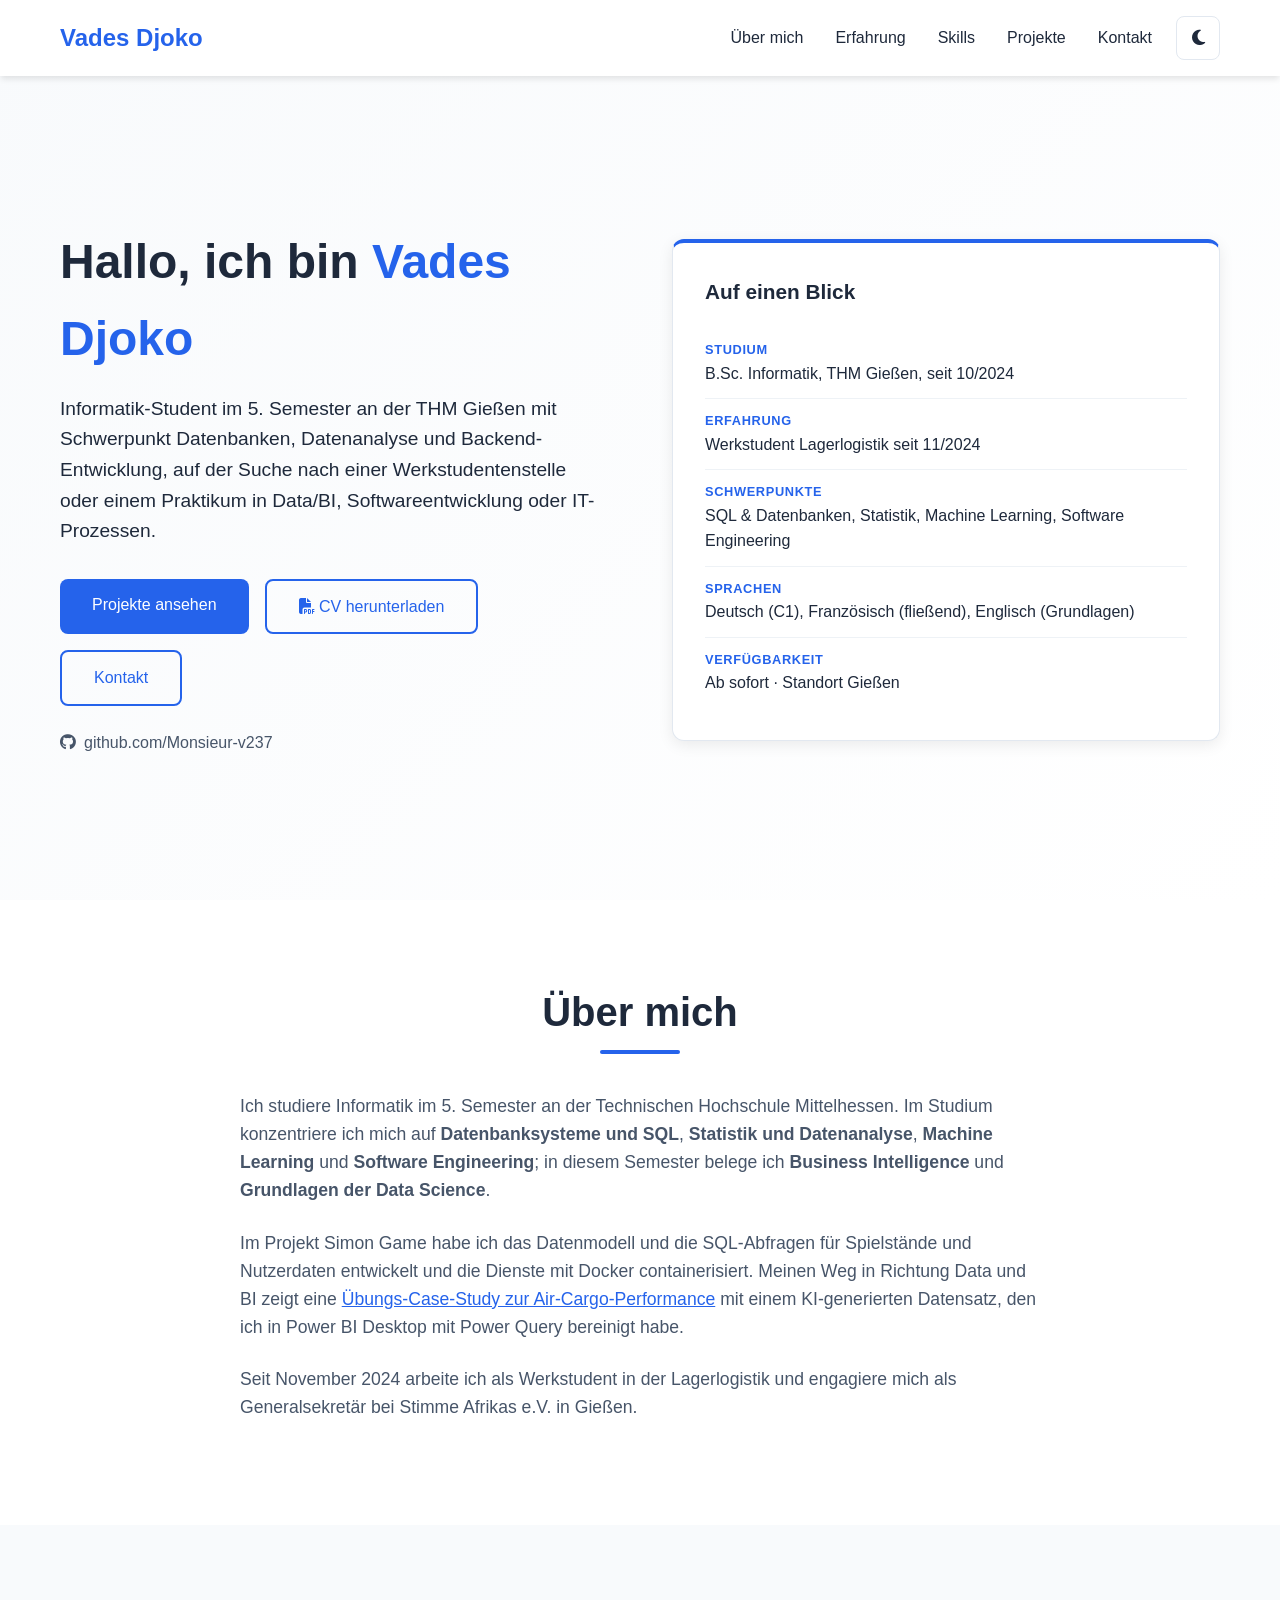
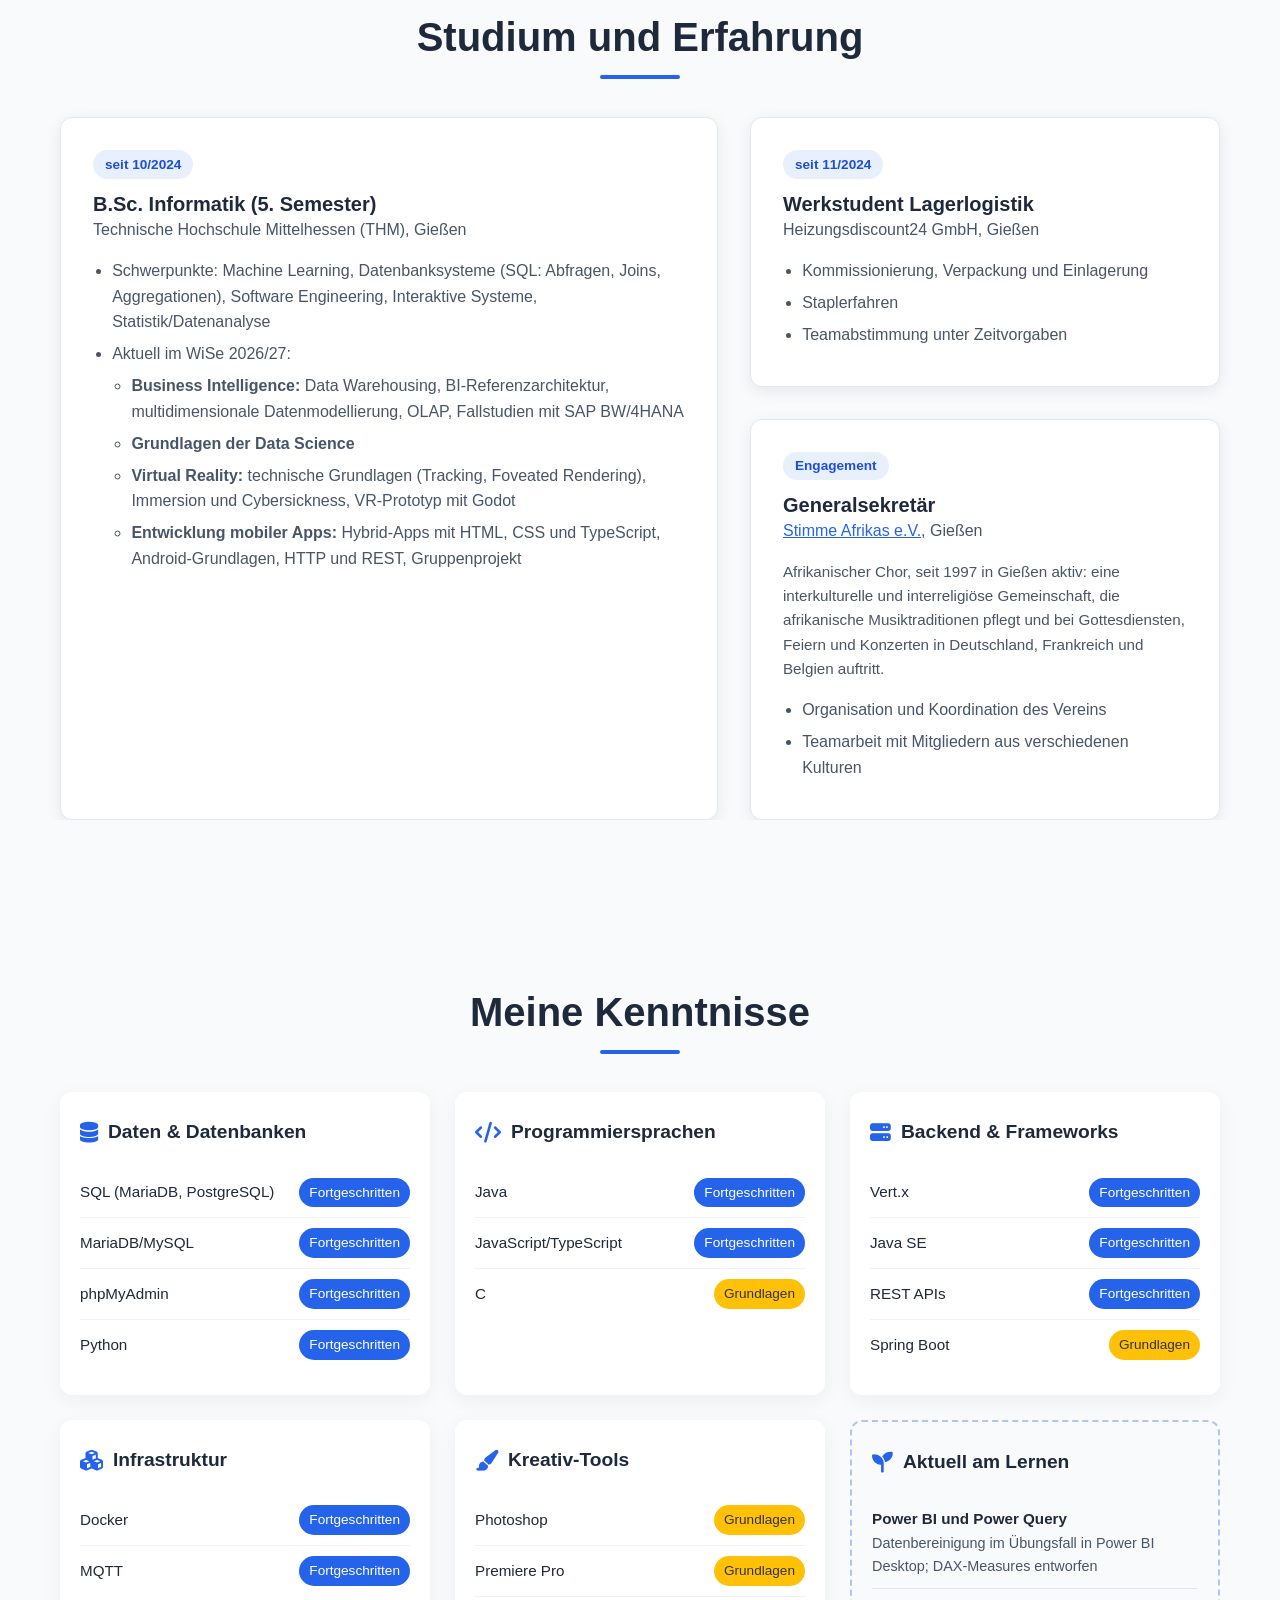
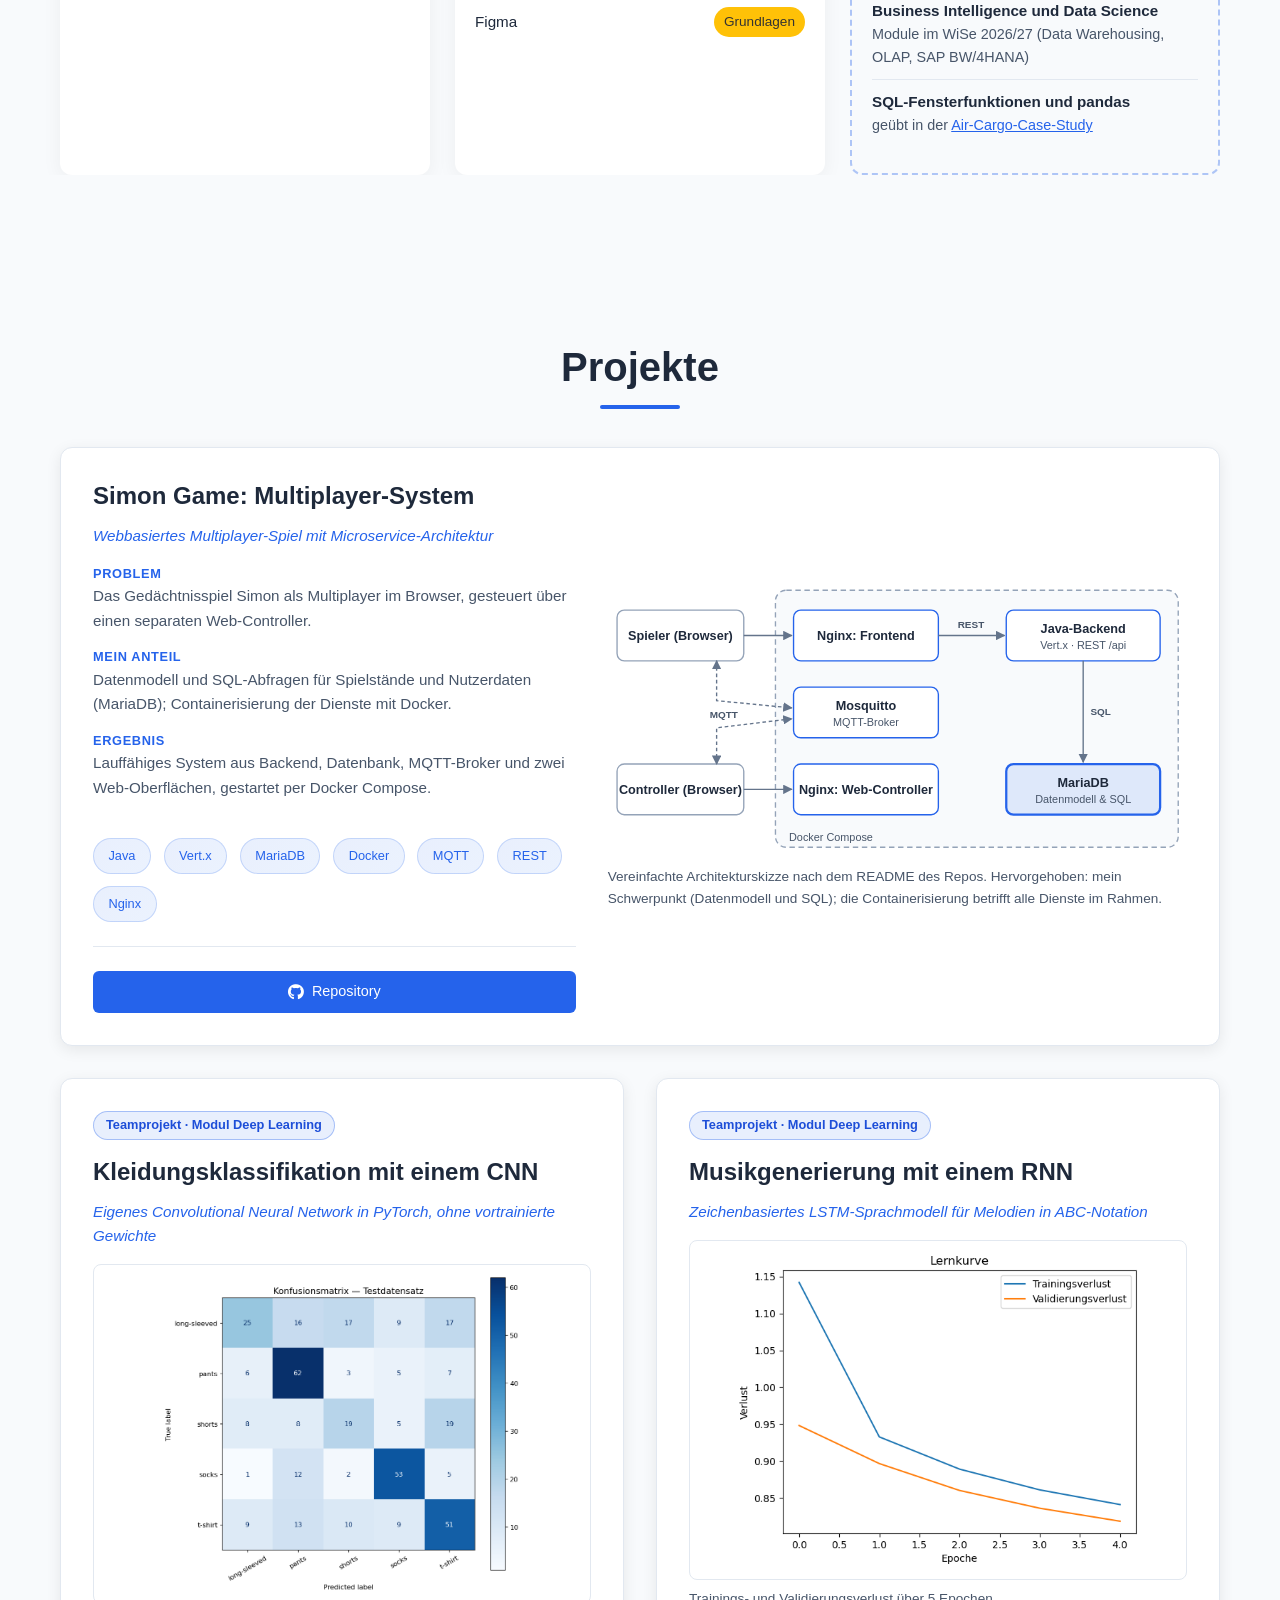
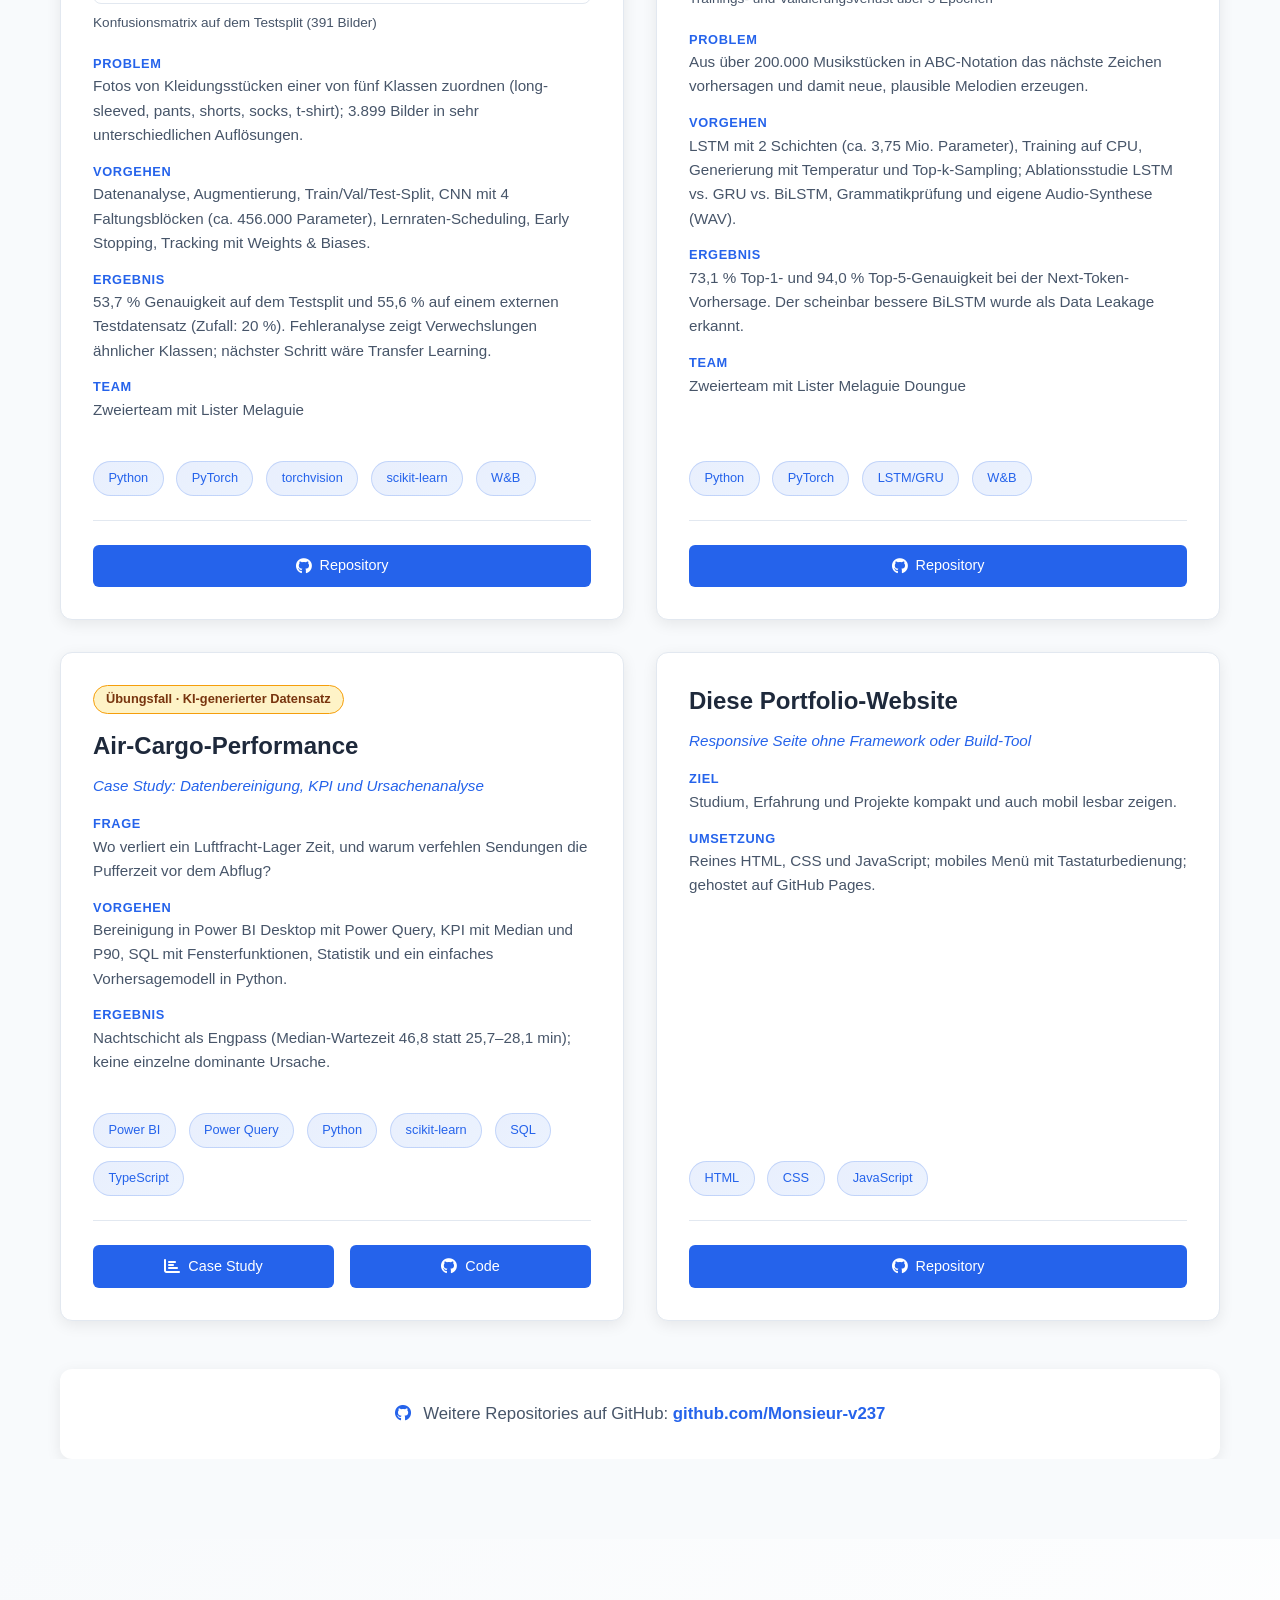
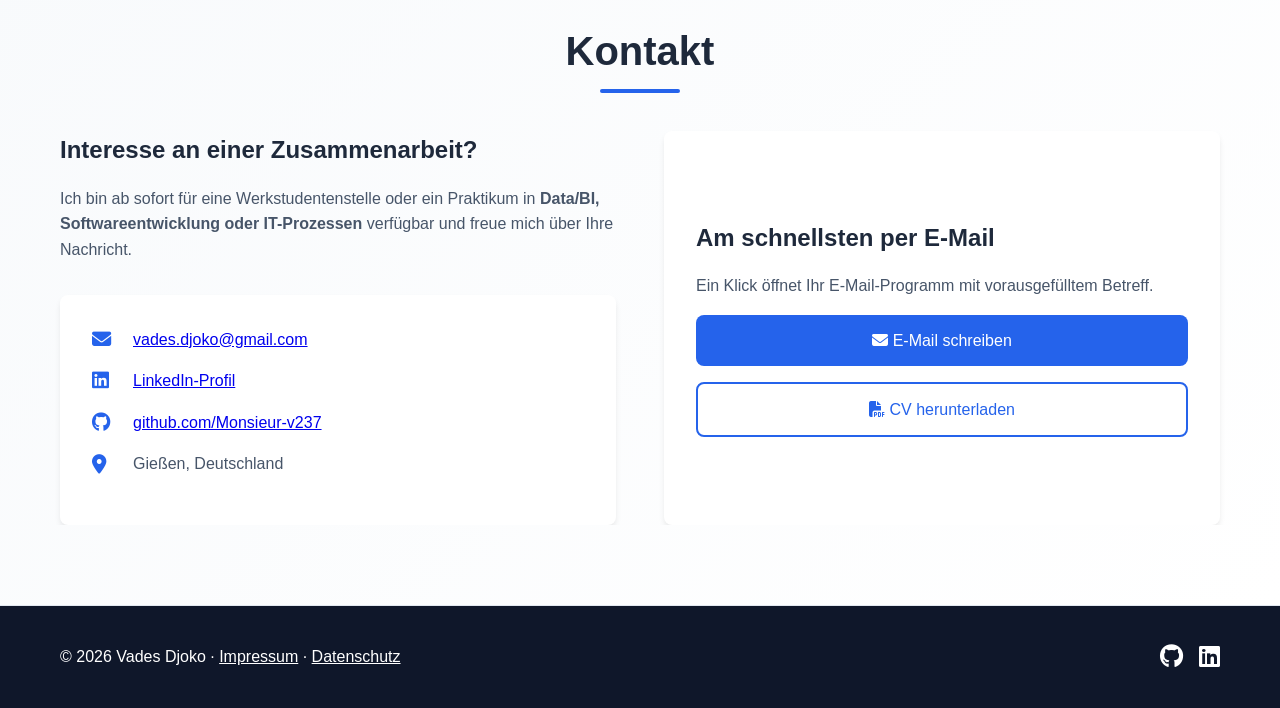
<file: index.html>
<!DOCTYPE html>
<html lang="de">
<head>
    <meta charset="UTF-8">
    <meta name="viewport" content="width=device-width, initial-scale=1.0">
    <title>Vades Djoko | Informatik-Student, Data &amp; Softwareentwicklung</title>
    <meta name="description" content="Informatik-Student (B.Sc., THM Gießen) mit Schwerpunkt Datenbanken, Datenanalyse und Backend-Entwicklung. Projekte, Case Study und Kontakt.">
    <link rel="canonical" href="https://monsieur-v237.github.io/portfolio/">
    <meta property="og:type" content="website">
    <meta property="og:locale" content="de_DE">
    <meta property="og:title" content="Vades Djoko | Informatik-Student, Data &amp; Softwareentwicklung">
    <meta property="og:description" content="B.Sc. Informatik an der THM Gießen. Datenbanken, Datenanalyse, Backend. Projekte mit Code auf GitHub.">
    <meta property="og:url" content="https://monsieur-v237.github.io/portfolio/">
    <meta property="og:image" content="https://monsieur-v237.github.io/portfolio/og-image.png">
    <meta property="og:image:width" content="1200">
    <meta property="og:image:height" content="630">
    <meta name="twitter:card" content="summary_large_image">
    <meta name="theme-color" content="#2563eb">
    <link rel="icon" href="favicon.svg" type="image/svg+xml">
    <script>
        // Gespeichertes Design vor dem ersten Rendern setzen (kein Aufblitzen)
        try {
            const theme = localStorage.getItem('theme');
            if (theme === 'light' || theme === 'dark') document.documentElement.dataset.theme = theme;
        } catch (e) {}
    </script>
    <link rel="stylesheet" href="style.css">
    <link rel="stylesheet" href="vendor/fontawesome/css/all.min.css">
</head>
<body>
    <a class="skip-link" href="#main">Zum Inhalt springen</a>

    <!-- Navigation -->
    <nav class="navbar">
        <div class="nav-container">
            <a href="#home" class="logo">Vades Djoko</a>
            <ul class="nav-menu" id="nav-menu">
                <li><a href="#about">Über mich</a></li>
                <li><a href="#experience">Erfahrung</a></li>
                <li><a href="#skills">Skills</a></li>
                <li><a href="#projects">Projekte</a></li>
                <li><a href="#contact">Kontakt</a></li>
            </ul>
            <div class="nav-actions">
                <button class="theme-toggle" type="button" aria-label="Dunkles Design aktivieren">
                    <i class="fas fa-moon" aria-hidden="true"></i>
                </button>
                <button class="nav-toggle" type="button" aria-expanded="false" aria-controls="nav-menu" aria-label="Menü öffnen">
                    <i class="fas fa-bars" aria-hidden="true"></i>
                </button>
            </div>
        </div>
    </nav>

    <main id="main">
    <!-- Hero -->
    <section id="home" class="hero">
        <div class="hero-container">
            <div class="hero-text">
                <h1>Hallo, ich bin <span class="highlight">Vades Djoko</span></h1>
                <p class="hero-lead">Informatik-Student im 5. Semester an der THM Gießen mit Schwerpunkt Datenbanken, Datenanalyse und Backend-Entwicklung, auf der Suche nach einer Werkstudentenstelle oder einem Praktikum in Data/BI, Softwareentwicklung oder IT-Prozessen.</p>
                <div class="hero-buttons">
                    <a href="#projects" class="btn primary">Projekte ansehen</a>
                    <a href="CV_Vades_Djoko.pdf" class="btn secondary" data-cv download><i class="fas fa-file-pdf" aria-hidden="true"></i> CV herunterladen</a>
                    <a href="#contact" class="btn secondary">Kontakt</a>
                </div>
                <a class="hero-github" href="https://github.com/Monsieur-v237" target="_blank" rel="noopener"><i class="fab fa-github" aria-hidden="true"></i> github.com/Monsieur-v237</a>
            </div>
            <aside class="glance" aria-label="Auf einen Blick">
                <h2>Auf einen Blick</h2>
                <dl>
                    <div><dt>Studium</dt><dd>B.Sc. Informatik, THM Gießen, seit 10/2024</dd></div>
                    <div><dt>Erfahrung</dt><dd>Werkstudent Lagerlogistik seit 11/2024</dd></div>
                    <div><dt>Schwerpunkte</dt><dd>SQL &amp; Datenbanken, Statistik, Machine Learning, Software Engineering</dd></div>
                    <div><dt>Sprachen</dt><dd>Deutsch (C1), Französisch (fließend), Englisch (Grundlagen)</dd></div>
                    <div><dt>Verfügbarkeit</dt><dd>Ab sofort · Standort Gießen</dd></div>
                </dl>
            </aside>
        </div>
    </section>

    <!-- About Section -->
    <section id="about" class="about">
        <div class="container">
            <h2 class="section-title">Über mich</h2>
            <div class="about-text">
                <p>Ich studiere Informatik im 5. Semester an der Technischen Hochschule Mittelhessen. Im Studium konzentriere ich mich auf <strong>Datenbanksysteme und SQL</strong>, <strong>Statistik und Datenanalyse</strong>, <strong>Machine Learning</strong> und <strong>Software Engineering</strong>; in diesem Semester belege ich <strong>Business Intelligence</strong> und <strong>Grundlagen der Data Science</strong>.</p>
                <p>Im Projekt Simon Game habe ich das Datenmodell und die SQL-Abfragen für Spielstände und Nutzerdaten entwickelt und die Dienste mit Docker containerisiert. Meinen Weg in Richtung Data und BI zeigt eine <a href="air-cargo.html">Übungs-Case-Study zur Air-Cargo-Performance</a> mit einem KI-generierten Datensatz, den ich in Power BI Desktop mit Power Query bereinigt habe.</p>
                <p>Seit November 2024 arbeite ich als Werkstudent in der Lagerlogistik und engagiere mich als Generalsekretär bei Stimme Afrikas e.V. in Gießen.</p>
            </div>
        </div>
    </section>

    <!-- Studium & Erfahrung -->
    <section id="experience" class="experience">
        <div class="container">
            <h2 class="section-title">Studium und Erfahrung</h2>
            <div class="timeline">
                <article class="timeline-item">
                    <p class="timeline-date">seit 11/2024</p>
                    <h3>Werkstudent Lagerlogistik</h3>
                    <p class="timeline-org">Heizungsdiscount24 GmbH, Gießen</p>
                    <ul>
                        <li>Kommissionierung, Verpackung und Einlagerung</li>
                        <li>Staplerfahren</li>
                        <li>Teamabstimmung unter Zeitvorgaben</li>
                    </ul>
                </article>
                <article class="timeline-item timeline-main">
                    <p class="timeline-date">seit 10/2024</p>
                    <h3>B.Sc. Informatik (5. Semester)</h3>
                    <p class="timeline-org">Technische Hochschule Mittelhessen (THM), Gießen</p>
                    <ul>
                        <li>Schwerpunkte: Machine Learning, Datenbanksysteme (SQL: Abfragen, Joins, Aggregationen), Software Engineering, Interaktive Systeme, Statistik/Datenanalyse</li>
                        <li>Aktuell im WiSe 2026/27:
                            <ul class="module-list">
                                <li><strong>Business Intelligence:</strong> Data Warehousing, BI-Referenzarchitektur, multidimensionale Datenmodellierung, OLAP, Fallstudien mit SAP BW/4HANA</li>
                                <li><strong>Grundlagen der Data Science</strong></li>
                                <li><strong>Virtual Reality:</strong> technische Grundlagen (Tracking, Foveated Rendering), Immersion und Cybersickness, VR-Prototyp mit Godot</li>
                                <li><strong>Entwicklung mobiler Apps:</strong> Hybrid-Apps mit HTML, CSS und TypeScript, Android-Grundlagen, HTTP und REST, Gruppenprojekt</li>
                            </ul>
                        </li>
                    </ul>
                </article>
                <article class="timeline-item">
                    <p class="timeline-date">Engagement</p>
                    <h3>Generalsekretär</h3>
                    <p class="timeline-org"><a href="https://stimmeafrikas.com/" target="_blank" rel="noopener">Stimme Afrikas e.V.</a>, Gießen</p>
                    <p class="timeline-desc">Afrikanischer Chor, seit 1997 in Gießen aktiv: eine interkulturelle und interreligiöse Gemeinschaft, die afrikanische Musiktraditionen pflegt und bei Gottesdiensten, Feiern und Konzerten in Deutschland, Frankreich und Belgien auftritt.</p>
                    <ul>
                        <li>Organisation und Koordination des Vereins</li>
                        <li>Teamarbeit mit Mitgliedern aus verschiedenen Kulturen</li>
                    </ul>
                </article>
            </div>
        </div>
    </section>

    <!-- Skills -->
    <section id="skills" class="skills">
        <div class="container">
            <h2 class="section-title">Meine Kenntnisse</h2>
            <div class="skills-grid">
                <div class="skill-category">
                    <h3><i class="fas fa-database" aria-hidden="true"></i> Daten &amp; Datenbanken</h3>
                    <ul class="skill-list">
                        <li><span class="skill-name">SQL (MariaDB, PostgreSQL)</span> <span class="skill-level good">Fortgeschritten</span></li>
                        <li><span class="skill-name">MariaDB/MySQL</span> <span class="skill-level good">Fortgeschritten</span></li>
                        <li><span class="skill-name">phpMyAdmin</span> <span class="skill-level good">Fortgeschritten</span></li>
                        <li><span class="skill-name">Python</span> <span class="skill-level good">Fortgeschritten</span></li>
                    </ul>
                </div>
                <div class="skill-category">
                    <h3><i class="fas fa-code" aria-hidden="true"></i> Programmiersprachen</h3>
                    <ul class="skill-list">
                        <li><span class="skill-name">Java</span> <span class="skill-level good">Fortgeschritten</span></li>
                        <li><span class="skill-name">JavaScript/TypeScript</span> <span class="skill-level good">Fortgeschritten</span></li>
                        <li><span class="skill-name">C</span> <span class="skill-level basic">Grundlagen</span></li>
                    </ul>
                </div>
                <div class="skill-category">
                    <h3><i class="fas fa-server" aria-hidden="true"></i> Backend &amp; Frameworks</h3>
                    <ul class="skill-list">
                        <li><span class="skill-name">Vert.x</span> <span class="skill-level good">Fortgeschritten</span></li>
                        <li><span class="skill-name">Java SE</span> <span class="skill-level good">Fortgeschritten</span></li>
                        <li><span class="skill-name">REST APIs</span> <span class="skill-level good">Fortgeschritten</span></li>
                        <li><span class="skill-name">Spring Boot</span> <span class="skill-level basic">Grundlagen</span></li>
                    </ul>
                </div>
                <div class="skill-category">
                    <h3><i class="fas fa-cubes" aria-hidden="true"></i> Infrastruktur</h3>
                    <ul class="skill-list">
                        <li><span class="skill-name">Docker</span> <span class="skill-level good">Fortgeschritten</span></li>
                        <li><span class="skill-name">MQTT</span> <span class="skill-level good">Fortgeschritten</span></li>
                    </ul>
                </div>
                <div class="skill-category">
                    <h3><i class="fas fa-paint-brush" aria-hidden="true"></i> Kreativ-Tools</h3>
                    <ul class="skill-list">
                        <li><span class="skill-name">Photoshop</span> <span class="skill-level basic">Grundlagen</span></li>
                        <li><span class="skill-name">Premiere Pro</span> <span class="skill-level basic">Grundlagen</span></li>
                        <li><span class="skill-name">Figma</span> <span class="skill-level basic">Grundlagen</span></li>
                    </ul>
                </div>
                <div class="skill-category learning">
                    <h3><i class="fas fa-seedling" aria-hidden="true"></i> Aktuell am Lernen</h3>
                    <ul class="learning-list">
                        <li><strong>Power BI und Power Query</strong> Datenbereinigung im Übungsfall in Power BI Desktop; DAX-Measures entworfen</li>
                        <li><strong>Business Intelligence und Data Science</strong> Module im WiSe 2026/27 (Data Warehousing, OLAP, SAP BW/4HANA)</li>
                        <li><strong>SQL-Fensterfunktionen und pandas</strong> geübt in der <a href="air-cargo.html">Air-Cargo-Case-Study</a></li>
                    </ul>
                </div>
            </div>
        </div>
    </section>

    <!-- Projekte -->
    <section id="projects" class="projects">
        <div class="container">
            <h2 class="section-title">Projekte</h2>
            <div class="projects-grid">
                <!-- Simon Game -->
                <article class="project-card project-wide">
                    <div class="project-body">
                        <h3>Simon Game: Multiplayer-System</h3>
                        <p class="project-subtitle">Webbasiertes Multiplayer-Spiel mit Microservice-Architektur</p>
                        <dl class="project-facts">
                            <div><dt>Problem</dt><dd>Das Gedächtnisspiel Simon als Multiplayer im Browser, gesteuert über einen separaten Web-Controller.</dd></div>
                            <div><dt>Mein Anteil</dt><dd>Datenmodell und SQL-Abfragen für Spielstände und Nutzerdaten (MariaDB); Containerisierung der Dienste mit Docker.</dd></div>
                            <div><dt>Ergebnis</dt><dd>Lauffähiges System aus Backend, Datenbank, MQTT-Broker und zwei Web-Oberflächen, gestartet per Docker Compose.</dd></div>
                        </dl>
                        <div class="project-tech">
                            <span class="tech-tag">Java</span>
                            <span class="tech-tag">Vert.x</span>
                            <span class="tech-tag">MariaDB</span>
                            <span class="tech-tag">Docker</span>
                            <span class="tech-tag">MQTT</span>
                            <span class="tech-tag">REST</span>
                            <span class="tech-tag">Nginx</span>
                        </div>
                        <div class="project-links">
                            <a href="https://github.com/Monsieur-v237/simon_game" target="_blank" rel="noopener" class="project-link">
                                <i class="fab fa-github" aria-hidden="true"></i> Repository
                            </a>
                        </div>
                    </div>
                    <figure class="project-figure">
                        <div class="figure-scroll" tabindex="0" aria-label="Architekturskizze, horizontal scrollbar">
                        <svg viewBox="0 0 640 300" role="img" aria-labelledby="simon-arch-title simon-arch-desc">
                            <title id="simon-arch-title">Architektur Simon Game</title>
                            <desc id="simon-arch-desc">Spieler und Controller greifen per Browser auf zwei Nginx-Server zu und tauschen Nachrichten über den MQTT-Broker Mosquitto aus. Das Java-Backend mit Vert.x stellt eine REST-API bereit und speichert Daten in MariaDB. Alle Dienste laufen in Docker-Containern.</desc>
                            <defs>
                                <marker id="arrow" viewBox="0 0 10 10" refX="9" refY="5" markerWidth="7" markerHeight="7" orient="auto-start-reverse">
                                    <path d="M0,0 L10,5 L0,10 z" class="arch-arrowhead"/>
                                </marker>
                            </defs>
                            <rect x="185" y="8" width="445" height="284" rx="12" class="arch-docker"/>
                            <text x="200" y="285" class="arch-caption">Docker Compose</text>

                            <rect x="10" y="30" width="140" height="56" rx="8" class="arch-client"/>
                            <text x="80" y="63" class="arch-label">Spieler (Browser)</text>
                            <rect x="10" y="200" width="140" height="56" rx="8" class="arch-client"/>
                            <text x="80" y="233" class="arch-label">Controller (Browser)</text>

                            <rect x="205" y="30" width="160" height="56" rx="8" class="arch-box"/>
                            <text x="285" y="63" class="arch-label">Nginx: Frontend</text>
                            <rect x="205" y="115" width="160" height="56" rx="8" class="arch-box"/>
                            <text x="285" y="140" class="arch-label">Mosquitto</text>
                            <text x="285" y="158" class="arch-sub">MQTT-Broker</text>
                            <rect x="205" y="200" width="160" height="56" rx="8" class="arch-box"/>
                            <text x="285" y="233" class="arch-label">Nginx: Web-Controller</text>

                            <rect x="440" y="30" width="170" height="56" rx="8" class="arch-box"/>
                            <text x="525" y="55" class="arch-label">Java-Backend</text>
                            <text x="525" y="73" class="arch-sub">Vert.x · REST /api</text>
                            <rect x="440" y="200" width="170" height="56" rx="8" class="arch-own"/>
                            <text x="525" y="225" class="arch-label">MariaDB</text>
                            <text x="525" y="243" class="arch-sub">Datenmodell &amp; SQL</text>

                            <line x1="150" y1="58" x2="203" y2="58" class="arch-line" marker-end="url(#arrow)"/>
                            <line x1="150" y1="228" x2="203" y2="228" class="arch-line" marker-end="url(#arrow)"/>
                            <path d="M120,86 L120,130 L203,138" class="arch-line arch-mqtt" marker-start="url(#arrow)" marker-end="url(#arrow)"/>
                            <path d="M120,200 L120,160 L203,150" class="arch-line arch-mqtt" marker-start="url(#arrow)" marker-end="url(#arrow)"/>
                            <text x="128" y="149" class="arch-edge">MQTT</text>
                            <line x1="365" y1="58" x2="438" y2="58" class="arch-line" marker-end="url(#arrow)"/>
                            <text x="401" y="50" class="arch-edge">REST</text>
                            <line x1="525" y1="86" x2="525" y2="198" class="arch-line" marker-end="url(#arrow)"/>
                            <text x="533" y="146" class="arch-edge arch-edge-left">SQL</text>
                        </svg>
                        </div>
                        <figcaption>Vereinfachte Architekturskizze nach dem README des Repos. Hervorgehoben: mein Schwerpunkt (Datenmodell und SQL); die Containerisierung betrifft alle Dienste im Rahmen.</figcaption>
                    </figure>
                </article>

                <!-- Clothing CNN -->
                <article class="project-card">
                    <p class="project-badge project-badge-team">Teamprojekt · Modul Deep Learning</p>
                    <h3>Kleidungsklassifikation mit einem CNN</h3>
                    <p class="project-subtitle">Eigenes Convolutional Neural Network in PyTorch, ohne vortrainierte Gewichte</p>
                    <figure class="project-image">
                        <img src="images/cnn-konfusionsmatrix.png" width="898" height="799" loading="lazy"
                             alt="Konfusionsmatrix des CNN auf dem Testsplit: pants (62 von 83) und socks (53 von 73) werden am häufigsten richtig erkannt, long-sleeved wird oft mit t-shirt verwechselt.">
                        <figcaption>Konfusionsmatrix auf dem Testsplit (391 Bilder)</figcaption>
                    </figure>
                    <dl class="project-facts">
                        <div><dt>Problem</dt><dd>Fotos von Kleidungsstücken einer von fünf Klassen zuordnen (long-sleeved, pants, shorts, socks, t-shirt); 3.899 Bilder in sehr unterschiedlichen Auflösungen.</dd></div>
                        <div><dt>Vorgehen</dt><dd>Datenanalyse, Augmentierung, Train/Val/Test-Split, CNN mit 4 Faltungsblöcken (ca. 456.000 Parameter), Lernraten-Scheduling, Early Stopping, Tracking mit Weights &amp; Biases.</dd></div>
                        <div><dt>Ergebnis</dt><dd>53,7 % Genauigkeit auf dem Testsplit und 55,6 % auf einem externen Testdatensatz (Zufall: 20 %). Fehleranalyse zeigt Verwechslungen ähnlicher Klassen; nächster Schritt wäre Transfer Learning.</dd></div>
                        <div><dt>Team</dt><dd>Zweierteam mit Lister Melaguie</dd></div>
                    </dl>
                    <div class="project-tech">
                        <span class="tech-tag">Python</span>
                        <span class="tech-tag">PyTorch</span>
                        <span class="tech-tag">torchvision</span>
                        <span class="tech-tag">scikit-learn</span>
                        <span class="tech-tag">W&amp;B</span>
                    </div>
                    <div class="project-links">
                        <a href="https://github.com/Monsieur-v237/clothing-cnn" target="_blank" rel="noopener" class="project-link">
                            <i class="fab fa-github" aria-hidden="true"></i> Repository
                        </a>
                    </div>
                </article>

                <!-- RNN Musikgenerierung -->
                <article class="project-card">
                    <p class="project-badge project-badge-team">Teamprojekt · Modul Deep Learning</p>
                    <h3>Musikgenerierung mit einem RNN</h3>
                    <p class="project-subtitle">Zeichenbasiertes LSTM-Sprachmodell für Melodien in ABC-Notation</p>
                    <figure class="project-image">
                        <img src="images/rnn-lernkurve.png" width="576" height="453" loading="lazy"
                             alt="Lernkurve über 5 Epochen: Trainingsverlust sinkt von 1,14 auf 0,84, Validierungsverlust von 0,95 auf 0,82.">
                        <figcaption>Trainings- und Validierungsverlust über 5 Epochen</figcaption>
                    </figure>
                    <dl class="project-facts">
                        <div><dt>Problem</dt><dd>Aus über 200.000 Musikstücken in ABC-Notation das nächste Zeichen vorhersagen und damit neue, plausible Melodien erzeugen.</dd></div>
                        <div><dt>Vorgehen</dt><dd>LSTM mit 2 Schichten (ca. 3,75 Mio. Parameter), Training auf CPU, Generierung mit Temperatur und Top-k-Sampling; Ablationsstudie LSTM vs. GRU vs. BiLSTM, Grammatikprüfung und eigene Audio-Synthese (WAV).</dd></div>
                        <div><dt>Ergebnis</dt><dd>73,1 % Top-1- und 94,0 % Top-5-Genauigkeit bei der Next-Token-Vorhersage. Der scheinbar bessere BiLSTM wurde als Data Leakage erkannt.</dd></div>
                        <div><dt>Team</dt><dd>Zweierteam mit Lister Melaguie Doungue</dd></div>
                    </dl>
                    <div class="project-tech">
                        <span class="tech-tag">Python</span>
                        <span class="tech-tag">PyTorch</span>
                        <span class="tech-tag">LSTM/GRU</span>
                        <span class="tech-tag">W&amp;B</span>
                    </div>
                    <div class="project-links">
                        <a href="https://github.com/Monsieur-v237/rnn" target="_blank" rel="noopener" class="project-link">
                            <i class="fab fa-github" aria-hidden="true"></i> Repository
                        </a>
                    </div>
                </article>

                <!-- Air-Cargo Case Study -->
                <article class="project-card">
                    <p class="project-badge">Übungsfall · KI-generierter Datensatz</p>
                    <h3>Air-Cargo-Performance</h3>
                    <p class="project-subtitle">Case Study: Datenbereinigung, KPI und Ursachenanalyse</p>
                    <dl class="project-facts">
                        <div><dt>Frage</dt><dd>Wo verliert ein Luftfracht-Lager Zeit, und warum verfehlen Sendungen die Pufferzeit vor dem Abflug?</dd></div>
                        <div><dt>Vorgehen</dt><dd>Bereinigung in Power BI Desktop mit Power Query, KPI mit Median und P90, SQL mit Fensterfunktionen, Statistik und ein einfaches Vorhersagemodell in Python.</dd></div>
                        <div><dt>Ergebnis</dt><dd>Nachtschicht als Engpass (Median-Wartezeit 46,8 statt 25,7–28,1 min); keine einzelne dominante Ursache.</dd></div>
                    </dl>
                    <div class="project-tech">
                        <span class="tech-tag">Power BI</span>
                        <span class="tech-tag">Power Query</span>
                        <span class="tech-tag">Python</span>
                        <span class="tech-tag">scikit-learn</span>
                        <span class="tech-tag">SQL</span>
                        <span class="tech-tag">TypeScript</span>
                    </div>
                    <div class="project-links">
                        <a href="air-cargo.html" class="project-link">
                            <i class="fas fa-chart-bar" aria-hidden="true"></i> Case Study
                        </a>
                        <a href="https://github.com/Monsieur-v237/air-cargo-performance" target="_blank" rel="noopener" class="project-link">
                            <i class="fab fa-github" aria-hidden="true"></i> Code
                        </a>
                    </div>
                </article>

                <!-- Portfolio -->
                <article class="project-card">
                    <h3>Diese Portfolio-Website</h3>
                    <p class="project-subtitle">Responsive Seite ohne Framework oder Build-Tool</p>
                    <dl class="project-facts">
                        <div><dt>Ziel</dt><dd>Studium, Erfahrung und Projekte kompakt und auch mobil lesbar zeigen.</dd></div>
                        <div><dt>Umsetzung</dt><dd>Reines HTML, CSS und JavaScript; mobiles Menü mit Tastaturbedienung; gehostet auf GitHub Pages.</dd></div>
                    </dl>
                    <div class="project-tech">
                        <span class="tech-tag">HTML</span>
                        <span class="tech-tag">CSS</span>
                        <span class="tech-tag">JavaScript</span>
                    </div>
                    <div class="project-links">
                        <a href="https://github.com/Monsieur-v237/portfolio" target="_blank" rel="noopener" class="project-link">
                            <i class="fab fa-github" aria-hidden="true"></i> Repository
                        </a>
                    </div>
                </article>
            </div>

            <div class="github-profile-link">
                <p>
                    <i class="fab fa-github" aria-hidden="true"></i>
                    Weitere Repositories auf GitHub:
                    <a href="https://github.com/Monsieur-v237" target="_blank" rel="noopener">github.com/Monsieur-v237</a>
                </p>
            </div>
        </div>
    </section>

    <!-- Contact Section -->
    <section id="contact" class="contact">
        <div class="container">
            <h2 class="section-title">Kontakt</h2>
            <div class="contact-content">
                <div class="contact-info">
                    <h3>Interesse an einer Zusammenarbeit?</h3>
                    <p>Ich bin ab sofort für eine Werkstudentenstelle oder ein Praktikum in <strong>Data/BI, Softwareentwicklung oder IT-Prozessen</strong> verfügbar und freue mich über Ihre Nachricht.</p>
                    <div class="contact-details">
                        <div class="contact-item">
                            <i class="fas fa-envelope" aria-hidden="true"></i>
                            <a href="mailto:vades.djoko@gmail.com">vades.djoko@gmail.com</a>
                        </div>
                        <div class="contact-item">
                            <i class="fab fa-linkedin" aria-hidden="true"></i>
                            <a href="https://www.linkedin.com/in/vades-ngounouo-djoko-a28911255" target="_blank" rel="noopener">LinkedIn-Profil</a>
                        </div>
                        <div class="contact-item">
                            <i class="fab fa-github" aria-hidden="true"></i>
                            <a href="https://github.com/Monsieur-v237" target="_blank" rel="noopener">github.com/Monsieur-v237</a>
                        </div>
                        <div class="contact-item">
                            <i class="fas fa-map-marker-alt" aria-hidden="true"></i>
                            <span>Gießen, Deutschland</span>
                        </div>
                    </div>
                </div>
                <div class="contact-cta">
                    <h3>Am schnellsten per E-Mail</h3>
                    <p>Ein Klick öffnet Ihr E-Mail-Programm mit vorausgefülltem Betreff.</p>
                    <a href="mailto:vades.djoko@gmail.com?subject=Anfrage%20%C3%BCber%20Ihr%20Portfolio" class="btn primary"><i class="fas fa-envelope" aria-hidden="true"></i> E-Mail schreiben</a>
                    <a href="CV_Vades_Djoko.pdf" class="btn secondary" data-cv download><i class="fas fa-file-pdf" aria-hidden="true"></i> CV herunterladen</a>
                </div>
            </div>
        </div>
    </section>

    </main>

    <!-- Footer -->
    <footer>
        <div class="container">
            <p>&copy; 2026 Vades Djoko · <a href="impressum.html">Impressum</a> · <a href="datenschutz.html">Datenschutz</a></p>
            <div class="social-links">
                <a href="https://github.com/Monsieur-v237" target="_blank" rel="noopener" aria-label="GitHub"><i class="fab fa-github" aria-hidden="true"></i></a>
                <a href="https://www.linkedin.com/in/vades-ngounouo-djoko-a28911255" target="_blank" rel="noopener" aria-label="LinkedIn"><i class="fab fa-linkedin" aria-hidden="true"></i></a>
            </div>
        </div>
    </footer>

    <script src="script.js"></script>
</body>
</html>
</file>
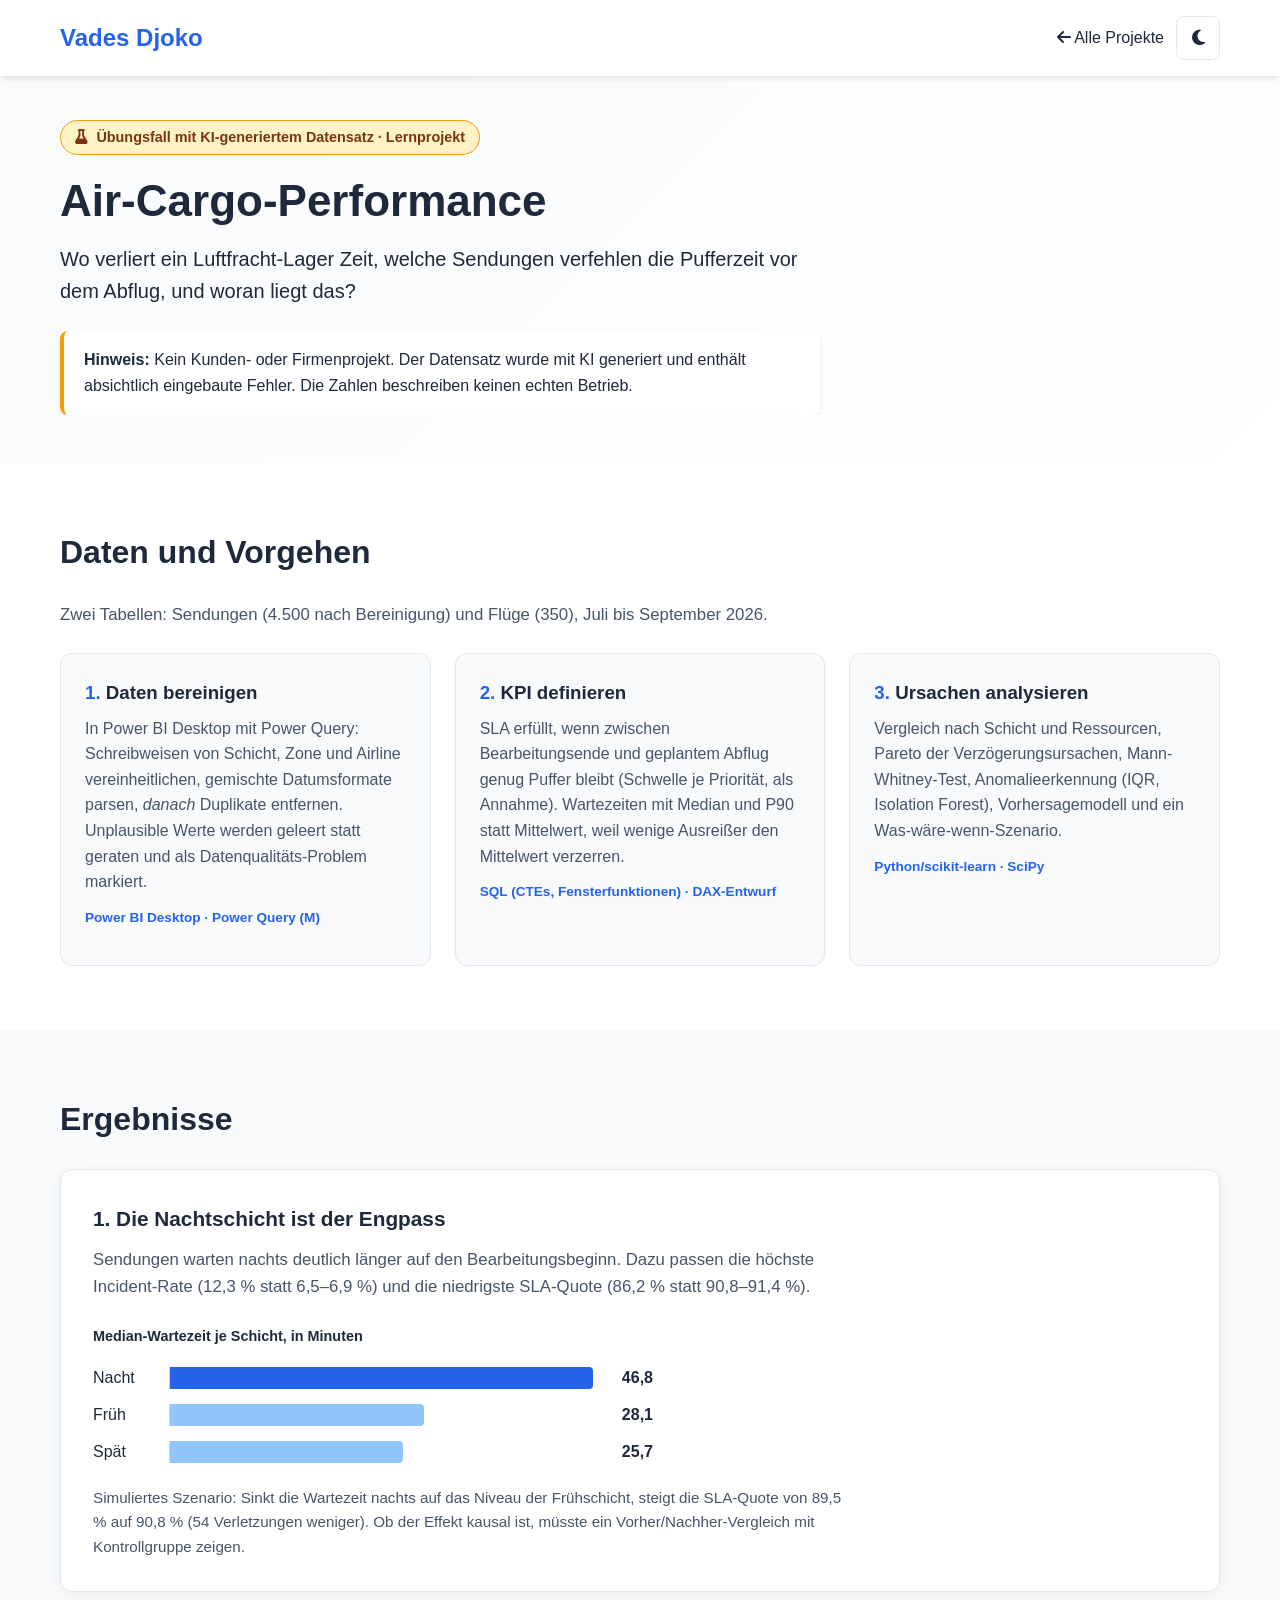
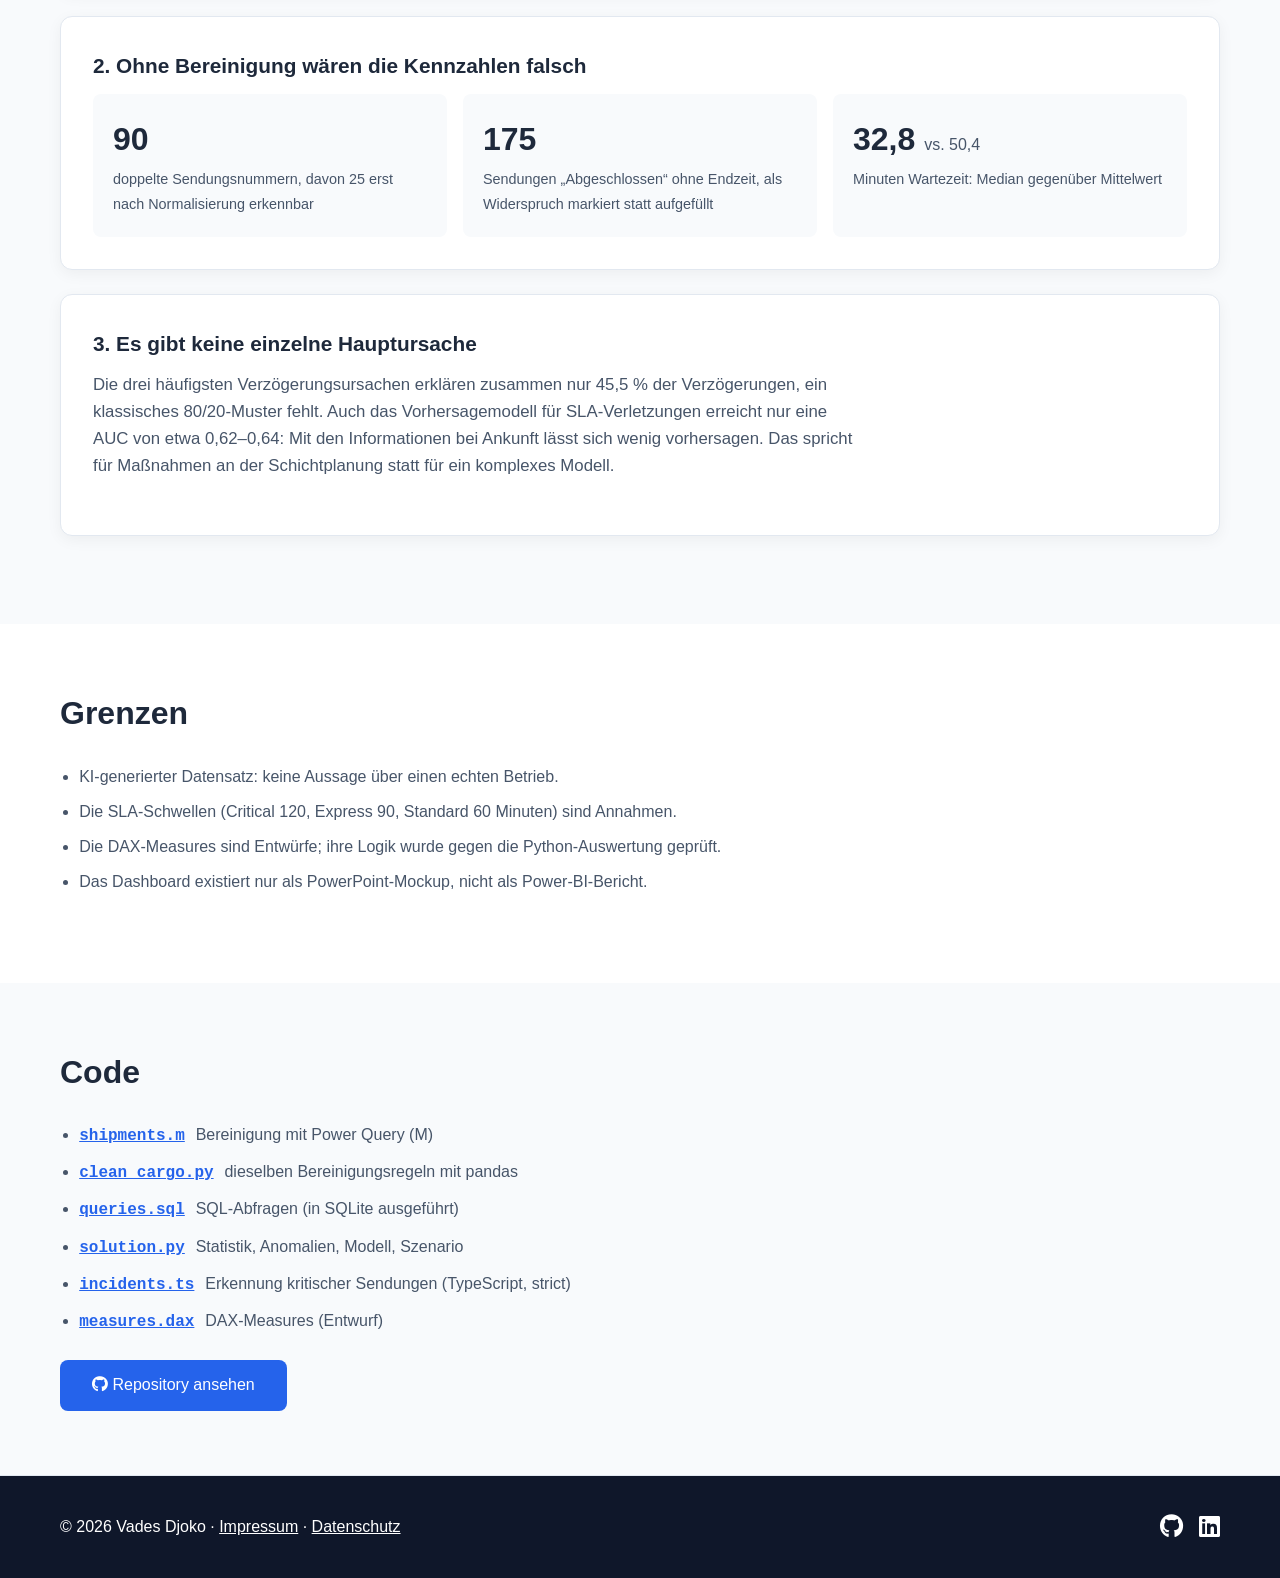
<file: air-cargo.html>
<!DOCTYPE html>
<html lang="de">
<head>
    <meta charset="UTF-8">
    <meta name="viewport" content="width=device-width, initial-scale=1.0">
    <title>Air-Cargo-Performance (Übungsfall) | Vades Djoko</title>
    <meta name="description" content="Lernprojekt mit KI-generiertem Datensatz: Datenbereinigung in Power BI (Power Query), KPI-Definition und Ursachenanalyse für ein Luftfracht-Lager mit SQL und Python.">
    <link rel="canonical" href="https://monsieur-v237.github.io/portfolio/air-cargo.html">
    <meta property="og:type" content="article">
    <meta property="og:locale" content="de_DE">
    <meta property="og:title" content="Air-Cargo-Performance (Übungsfall) | Vades Djoko">
    <meta property="og:description" content="Lernprojekt mit KI-generiertem Datensatz: Datenbereinigung in Power BI (Power Query), KPI-Definition und Ursachenanalyse mit SQL und Python.">
    <meta property="og:url" content="https://monsieur-v237.github.io/portfolio/air-cargo.html">
    <meta property="og:image" content="https://monsieur-v237.github.io/portfolio/og-image.png">
    <meta name="twitter:card" content="summary_large_image">
    <meta name="theme-color" content="#2563eb">
    <link rel="icon" href="favicon.svg" type="image/svg+xml">
    <script>
        // Gespeichertes Design vor dem ersten Rendern setzen (kein Aufblitzen)
        try {
            const theme = localStorage.getItem('theme');
            if (theme === 'light' || theme === 'dark') document.documentElement.dataset.theme = theme;
        } catch (e) {}
    </script>
    <link rel="stylesheet" href="style.css">
    <link rel="stylesheet" href="vendor/fontawesome/css/all.min.css">
</head>
<body>
    <a class="skip-link" href="#main">Zum Inhalt springen</a>
    <nav class="navbar">
        <div class="nav-container">
            <a href="index.html" class="logo">Vades Djoko</a>
            <div class="nav-actions">
                <a href="index.html#projects" class="back-link"><i class="fas fa-arrow-left" aria-hidden="true"></i> Alle Projekte</a>
                <button class="theme-toggle" type="button" aria-label="Dunkles Design aktivieren">
                    <i class="fas fa-moon" aria-hidden="true"></i>
                </button>
            </div>
        </div>
    </nav>

    <main class="case" id="main">
        <header class="case-header">
            <div class="container">
                <p class="case-badge"><i class="fas fa-flask" aria-hidden="true"></i> Übungsfall mit KI-generiertem Datensatz · Lernprojekt</p>
                <h1>Air-Cargo-Performance</h1>
                <p class="case-lead">Wo verliert ein Luftfracht-Lager Zeit, welche Sendungen verfehlen die Pufferzeit vor dem Abflug, und woran liegt das?</p>
                <div class="case-notice" role="note">
                    <strong>Hinweis:</strong> Kein Kunden- oder Firmenprojekt. Der Datensatz wurde mit KI generiert und enthält absichtlich eingebaute Fehler. Die Zahlen beschreiben keinen echten Betrieb.
                </div>
            </div>
        </header>

        <section class="case-section">
            <div class="container">
                <h2>Daten und Vorgehen</h2>
                <p class="case-text">Zwei Tabellen: Sendungen (4.500 nach Bereinigung) und Flüge (350), Juli bis September 2026.</p>
                <ol class="steps">
                    <li>
                        <h3>Daten bereinigen</h3>
                        <p>In Power BI Desktop mit Power Query: Schreibweisen von Schicht, Zone und Airline vereinheitlichen, gemischte Datumsformate parsen, <em>danach</em> Duplikate entfernen. Unplausible Werte werden geleert statt geraten und als Datenqualitäts-Problem markiert.</p>
                        <p class="step-tech">Power BI Desktop · Power Query (M)</p>
                    </li>
                    <li>
                        <h3>KPI definieren</h3>
                        <p>SLA erfüllt, wenn zwischen Bearbeitungsende und geplantem Abflug genug Puffer bleibt (Schwelle je Priorität, als Annahme). Wartezeiten mit Median und P90 statt Mittelwert, weil wenige Ausreißer den Mittelwert verzerren.</p>
                        <p class="step-tech">SQL (CTEs, Fensterfunktionen) · DAX-Entwurf</p>
                    </li>
                    <li>
                        <h3>Ursachen analysieren</h3>
                        <p>Vergleich nach Schicht und Ressourcen, Pareto der Verzögerungsursachen, Mann-Whitney-Test, Anomalieerkennung (IQR, Isolation Forest), Vorhersagemodell und ein Was-wäre-wenn-Szenario.</p>
                        <p class="step-tech">Python/scikit-learn · SciPy</p>
                    </li>
                </ol>
            </div>
        </section>

        <section class="case-section alt">
            <div class="container">
                <h2>Ergebnisse</h2>

                <article class="result">
                    <h3>1. Die Nachtschicht ist der Engpass</h3>
                    <p class="case-text">Sendungen warten nachts deutlich länger auf den Bearbeitungsbeginn. Dazu passen die höchste Incident-Rate (12,3 % statt 6,5–6,9 %) und die niedrigste SLA-Quote (86,2 % statt 90,8–91,4 %).</p>
                    <figure class="bar-chart">
                        <figcaption>Median-Wartezeit je Schicht, in Minuten</figcaption>
                        <div class="bar-row" title="Nacht: 46,8 min (Median)">
                            <span class="bar-label">Nacht</span>
                            <span class="bar-track"><span class="bar-fill emphasis" style="width: 100%"></span></span>
                            <span class="bar-value">46,8</span>
                        </div>
                        <div class="bar-row" title="Früh: 28,1 min (Median)">
                            <span class="bar-label">Früh</span>
                            <span class="bar-track"><span class="bar-fill" style="width: 60%"></span></span>
                            <span class="bar-value">28,1</span>
                        </div>
                        <div class="bar-row" title="Spät: 25,7 min (Median)">
                            <span class="bar-label">Spät</span>
                            <span class="bar-track"><span class="bar-fill" style="width: 55%"></span></span>
                            <span class="bar-value">25,7</span>
                        </div>
                    </figure>
                    <p class="result-note">Simuliertes Szenario: Sinkt die Wartezeit nachts auf das Niveau der Frühschicht, steigt die SLA-Quote von 89,5 % auf 90,8 % (54 Verletzungen weniger). Ob der Effekt kausal ist, müsste ein Vorher/Nachher-Vergleich mit Kontrollgruppe zeigen.</p>
                </article>

                <article class="result">
                    <h3>2. Ohne Bereinigung wären die Kennzahlen falsch</h3>
                    <div class="stat-tiles">
                        <div class="stat"><span class="stat-value">90</span><span class="stat-label">doppelte Sendungsnummern, davon 25 erst nach Normalisierung erkennbar</span></div>
                        <div class="stat"><span class="stat-value">175</span><span class="stat-label">Sendungen „Abgeschlossen“ ohne Endzeit, als Widerspruch markiert statt aufgefüllt</span></div>
                        <div class="stat"><span class="stat-value">32,8 <small>vs. 50,4</small></span><span class="stat-label">Minuten Wartezeit: Median gegenüber Mittelwert</span></div>
                    </div>
                </article>

                <article class="result">
                    <h3>3. Es gibt keine einzelne Hauptursache</h3>
                    <p class="case-text">Die drei häufigsten Verzögerungsursachen erklären zusammen nur 45,5 % der Verzögerungen, ein klassisches 80/20-Muster fehlt. Auch das Vorhersagemodell für SLA-Verletzungen erreicht nur eine AUC von etwa 0,62–0,64: Mit den Informationen bei Ankunft lässt sich wenig vorhersagen. Das spricht für Maßnahmen an der Schichtplanung statt für ein komplexes Modell.</p>
                </article>
            </div>
        </section>

        <section class="case-section">
            <div class="container">
                <h2>Grenzen</h2>
                <ul class="case-list">
                    <li>KI-generierter Datensatz: keine Aussage über einen echten Betrieb.</li>
                    <li>Die SLA-Schwellen (Critical 120, Express 90, Standard 60 Minuten) sind Annahmen.</li>
                    <li>Die DAX-Measures sind Entwürfe; ihre Logik wurde gegen die Python-Auswertung geprüft.</li>
                    <li>Das Dashboard existiert nur als PowerPoint-Mockup, nicht als Power-BI-Bericht.</li>
                </ul>
            </div>
        </section>

        <section class="case-section alt">
            <div class="container">
                <h2>Code</h2>
                <ul class="code-links">
                    <li><a href="https://github.com/Monsieur-v237/air-cargo-performance/blob/main/code/shipments.m" target="_blank" rel="noopener">shipments.m</a> Bereinigung mit Power Query (M)</li>
                    <li><a href="https://github.com/Monsieur-v237/air-cargo-performance/blob/main/code/clean_cargo.py" target="_blank" rel="noopener">clean_cargo.py</a> dieselben Bereinigungsregeln mit pandas</li>
                    <li><a href="https://github.com/Monsieur-v237/air-cargo-performance/blob/main/code/queries.sql" target="_blank" rel="noopener">queries.sql</a> SQL-Abfragen (in SQLite ausgeführt)</li>
                    <li><a href="https://github.com/Monsieur-v237/air-cargo-performance/blob/main/code/solution.py" target="_blank" rel="noopener">solution.py</a> Statistik, Anomalien, Modell, Szenario</li>
                    <li><a href="https://github.com/Monsieur-v237/air-cargo-performance/blob/main/code/incidents.ts" target="_blank" rel="noopener">incidents.ts</a> Erkennung kritischer Sendungen (TypeScript, strict)</li>
                    <li><a href="https://github.com/Monsieur-v237/air-cargo-performance/blob/main/code/measures.dax" target="_blank" rel="noopener">measures.dax</a> DAX-Measures (Entwurf)</li>
                </ul>
                <a href="https://github.com/Monsieur-v237/air-cargo-performance" target="_blank" rel="noopener" class="btn primary"><i class="fab fa-github" aria-hidden="true"></i> Repository ansehen</a>
            </div>
        </section>
    </main>

    <footer>
        <div class="container">
            <p>&copy; 2026 Vades Djoko · <a href="impressum.html">Impressum</a> · <a href="datenschutz.html">Datenschutz</a></p>
            <div class="social-links">
                <a href="https://github.com/Monsieur-v237" target="_blank" rel="noopener" aria-label="GitHub"><i class="fab fa-github" aria-hidden="true"></i></a>
                <a href="https://www.linkedin.com/in/vades-ngounouo-djoko-a28911255" target="_blank" rel="noopener" aria-label="LinkedIn"><i class="fab fa-linkedin" aria-hidden="true"></i></a>
            </div>
        </div>
    </footer>

    <script src="script.js"></script>
</body>
</html>
</file>
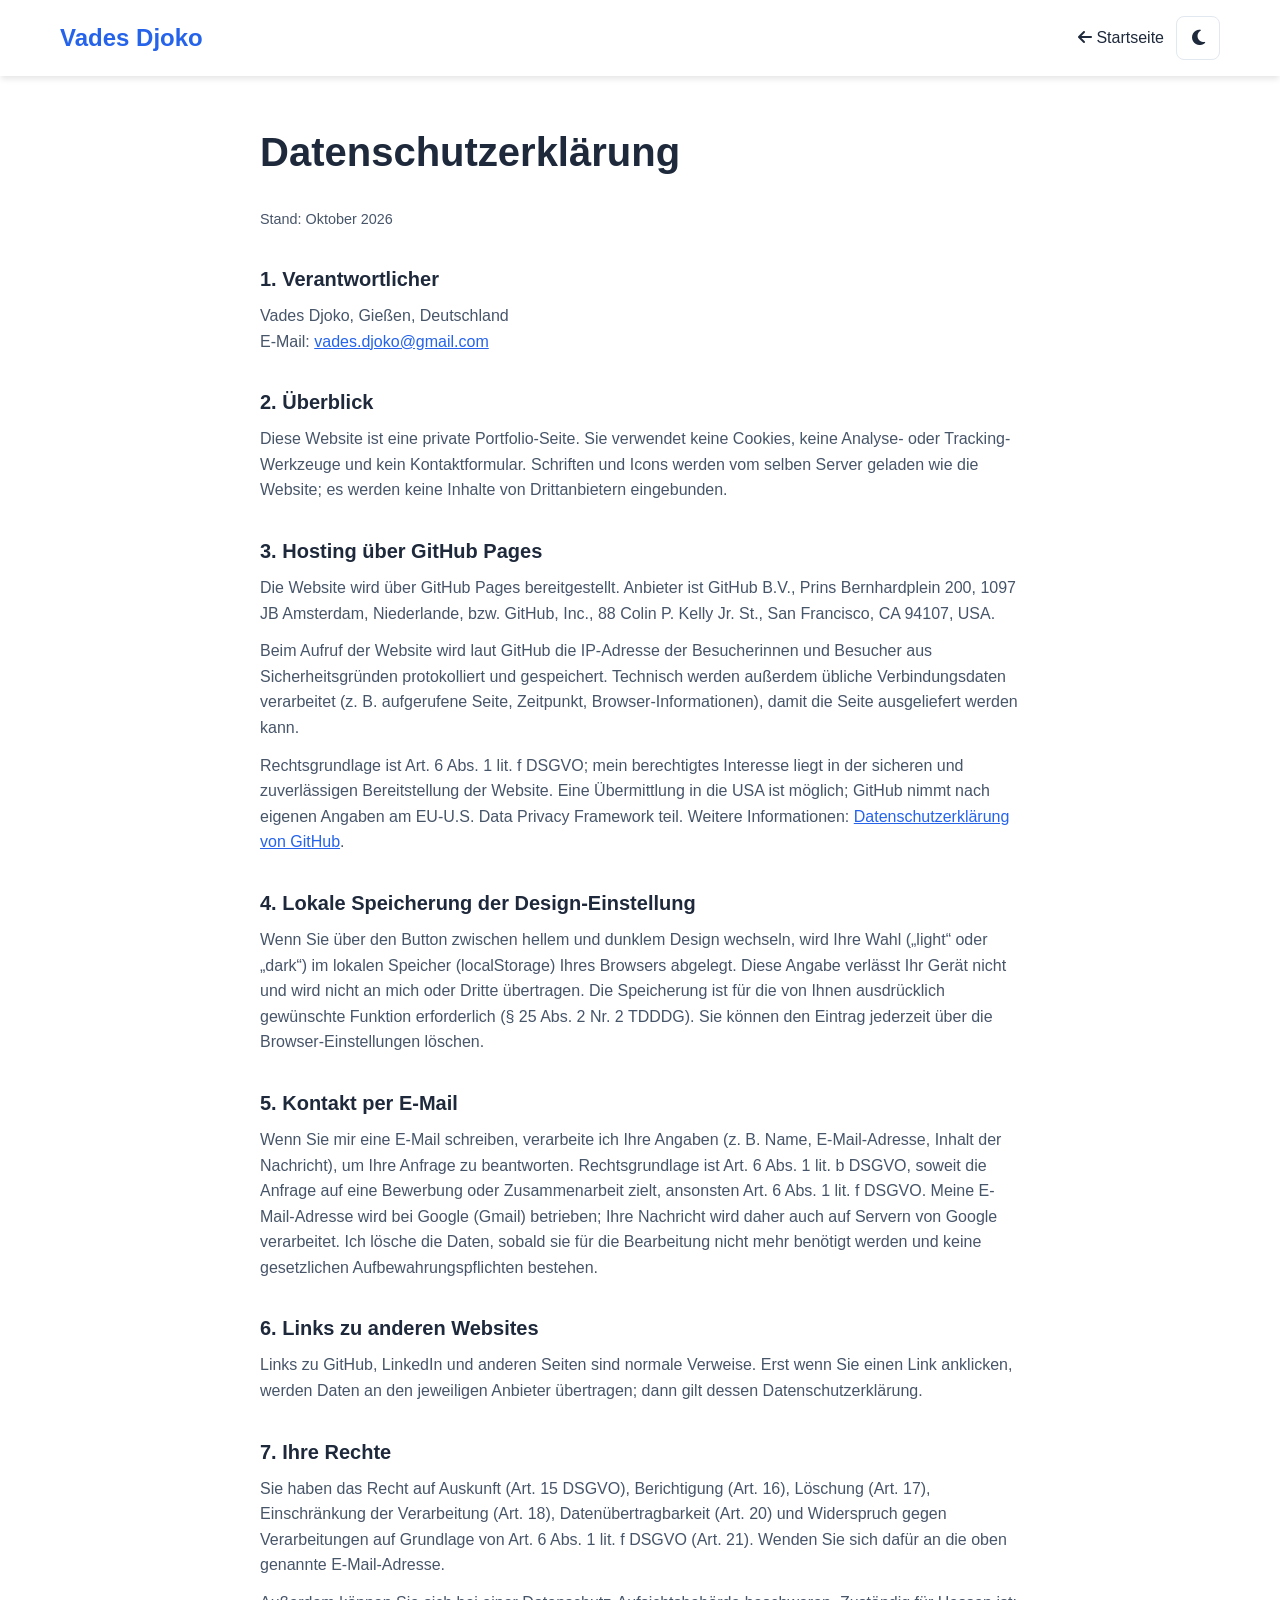
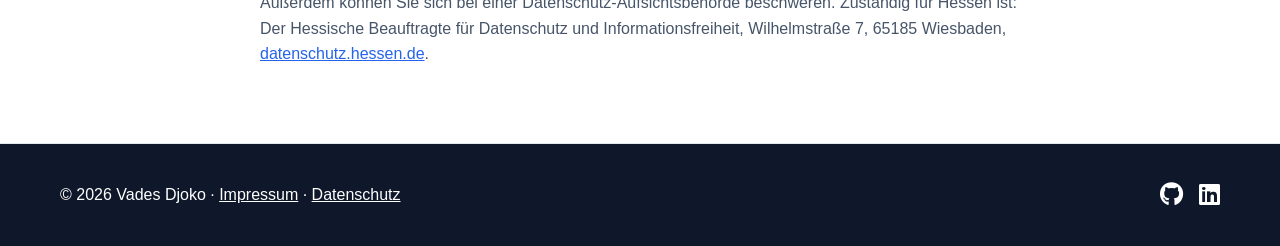
<file: datenschutz.html>
<!DOCTYPE html>
<html lang="de">
<head>
    <meta charset="UTF-8">
    <meta name="viewport" content="width=device-width, initial-scale=1.0">
    <title>Datenschutz | Vades Djoko</title>
    <meta name="description" content="Datenschutzerklärung der Portfolio-Website von Vades Djoko.">
    <meta name="robots" content="noindex">
    <meta name="theme-color" content="#2563eb">
    <link rel="icon" href="favicon.svg" type="image/svg+xml">
    <script>
        // Gespeichertes Design vor dem ersten Rendern setzen (kein Aufblitzen)
        try {
            const theme = localStorage.getItem('theme');
            if (theme === 'light' || theme === 'dark') document.documentElement.dataset.theme = theme;
        } catch (e) {}
    </script>
    <link rel="stylesheet" href="style.css">
    <link rel="stylesheet" href="vendor/fontawesome/css/all.min.css">
</head>
<body>
    <a class="skip-link" href="#main">Zum Inhalt springen</a>

    <nav class="navbar">
        <div class="nav-container">
            <a href="index.html" class="logo">Vades Djoko</a>
            <div class="nav-actions">
                <a href="index.html" class="back-link"><i class="fas fa-arrow-left" aria-hidden="true"></i> Startseite</a>
                <button class="theme-toggle" type="button" aria-label="Dunkles Design aktivieren">
                    <i class="fas fa-moon" aria-hidden="true"></i>
                </button>
            </div>
        </div>
    </nav>

    <main class="legal" id="main">
        <div class="container">
            <h1>Datenschutzerklärung</h1>
            <p class="legal-date">Stand: Oktober 2026</p>

            <h2>1. Verantwortlicher</h2>
            <p>Vades Djoko, Gießen, Deutschland<br>E-Mail: <a href="mailto:vades.djoko@gmail.com">vades.djoko@gmail.com</a></p>

            <h2>2. Überblick</h2>
            <p>Diese Website ist eine private Portfolio-Seite. Sie verwendet keine Cookies, keine Analyse- oder Tracking-Werkzeuge und kein Kontaktformular. Schriften und Icons werden vom selben Server geladen wie die Website; es werden keine Inhalte von Drittanbietern eingebunden.</p>

            <h2>3. Hosting über GitHub Pages</h2>
            <p>Die Website wird über GitHub Pages bereitgestellt. Anbieter ist GitHub B.V., Prins Bernhardplein 200, 1097 JB Amsterdam, Niederlande, bzw. GitHub, Inc., 88 Colin P. Kelly Jr. St., San Francisco, CA 94107, USA.</p>
            <p>Beim Aufruf der Website wird laut GitHub die IP-Adresse der Besucherinnen und Besucher aus Sicherheitsgründen protokolliert und gespeichert. Technisch werden außerdem übliche Verbindungsdaten verarbeitet (z. B. aufgerufene Seite, Zeitpunkt, Browser-Informationen), damit die Seite ausgeliefert werden kann.</p>
            <p>Rechtsgrundlage ist Art. 6 Abs. 1 lit. f DSGVO; mein berechtigtes Interesse liegt in der sicheren und zuverlässigen Bereitstellung der Website. Eine Übermittlung in die USA ist möglich; GitHub nimmt nach eigenen Angaben am EU-U.S. Data Privacy Framework teil. Weitere Informationen: <a href="https://docs.github.com/de/site-policy/privacy-policies/github-general-privacy-statement" target="_blank" rel="noopener">Datenschutzerklärung von GitHub</a>.</p>

            <h2>4. Lokale Speicherung der Design-Einstellung</h2>
            <p>Wenn Sie über den Button zwischen hellem und dunklem Design wechseln, wird Ihre Wahl („light“ oder „dark“) im lokalen Speicher (localStorage) Ihres Browsers abgelegt. Diese Angabe verlässt Ihr Gerät nicht und wird nicht an mich oder Dritte übertragen. Die Speicherung ist für die von Ihnen ausdrücklich gewünschte Funktion erforderlich (§ 25 Abs. 2 Nr. 2 TDDDG). Sie können den Eintrag jederzeit über die Browser-Einstellungen löschen.</p>

            <h2>5. Kontakt per E-Mail</h2>
            <p>Wenn Sie mir eine E-Mail schreiben, verarbeite ich Ihre Angaben (z. B. Name, E-Mail-Adresse, Inhalt der Nachricht), um Ihre Anfrage zu beantworten. Rechtsgrundlage ist Art. 6 Abs. 1 lit. b DSGVO, soweit die Anfrage auf eine Bewerbung oder Zusammenarbeit zielt, ansonsten Art. 6 Abs. 1 lit. f DSGVO. Meine E-Mail-Adresse wird bei Google (Gmail) betrieben; Ihre Nachricht wird daher auch auf Servern von Google verarbeitet. Ich lösche die Daten, sobald sie für die Bearbeitung nicht mehr benötigt werden und keine gesetzlichen Aufbewahrungspflichten bestehen.</p>

            <h2>6. Links zu anderen Websites</h2>
            <p>Links zu GitHub, LinkedIn und anderen Seiten sind normale Verweise. Erst wenn Sie einen Link anklicken, werden Daten an den jeweiligen Anbieter übertragen; dann gilt dessen Datenschutzerklärung.</p>

            <h2>7. Ihre Rechte</h2>
            <p>Sie haben das Recht auf Auskunft (Art. 15 DSGVO), Berichtigung (Art. 16), Löschung (Art. 17), Einschränkung der Verarbeitung (Art. 18), Datenübertragbarkeit (Art. 20) und Widerspruch gegen Verarbeitungen auf Grundlage von Art. 6 Abs. 1 lit. f DSGVO (Art. 21). Wenden Sie sich dafür an die oben genannte E-Mail-Adresse.</p>
            <p>Außerdem können Sie sich bei einer Datenschutz-Aufsichtsbehörde beschweren. Zuständig für Hessen ist: Der Hessische Beauftragte für Datenschutz und Informationsfreiheit, Wilhelmstraße 7, 65185 Wiesbaden, <a href="https://datenschutz.hessen.de" target="_blank" rel="noopener">datenschutz.hessen.de</a>.</p>
        </div>
    </main>

    <footer>
        <div class="container">
            <p>&copy; 2026 Vades Djoko · <a href="impressum.html">Impressum</a> · <a href="datenschutz.html" aria-current="page">Datenschutz</a></p>
            <div class="social-links">
                <a href="https://github.com/Monsieur-v237" target="_blank" rel="noopener" aria-label="GitHub"><i class="fab fa-github" aria-hidden="true"></i></a>
                <a href="https://www.linkedin.com/in/vades-ngounouo-djoko-a28911255" target="_blank" rel="noopener" aria-label="LinkedIn"><i class="fab fa-linkedin" aria-hidden="true"></i></a>
            </div>
        </div>
    </footer>

    <script src="script.js"></script>
</body>
</html>
</file>
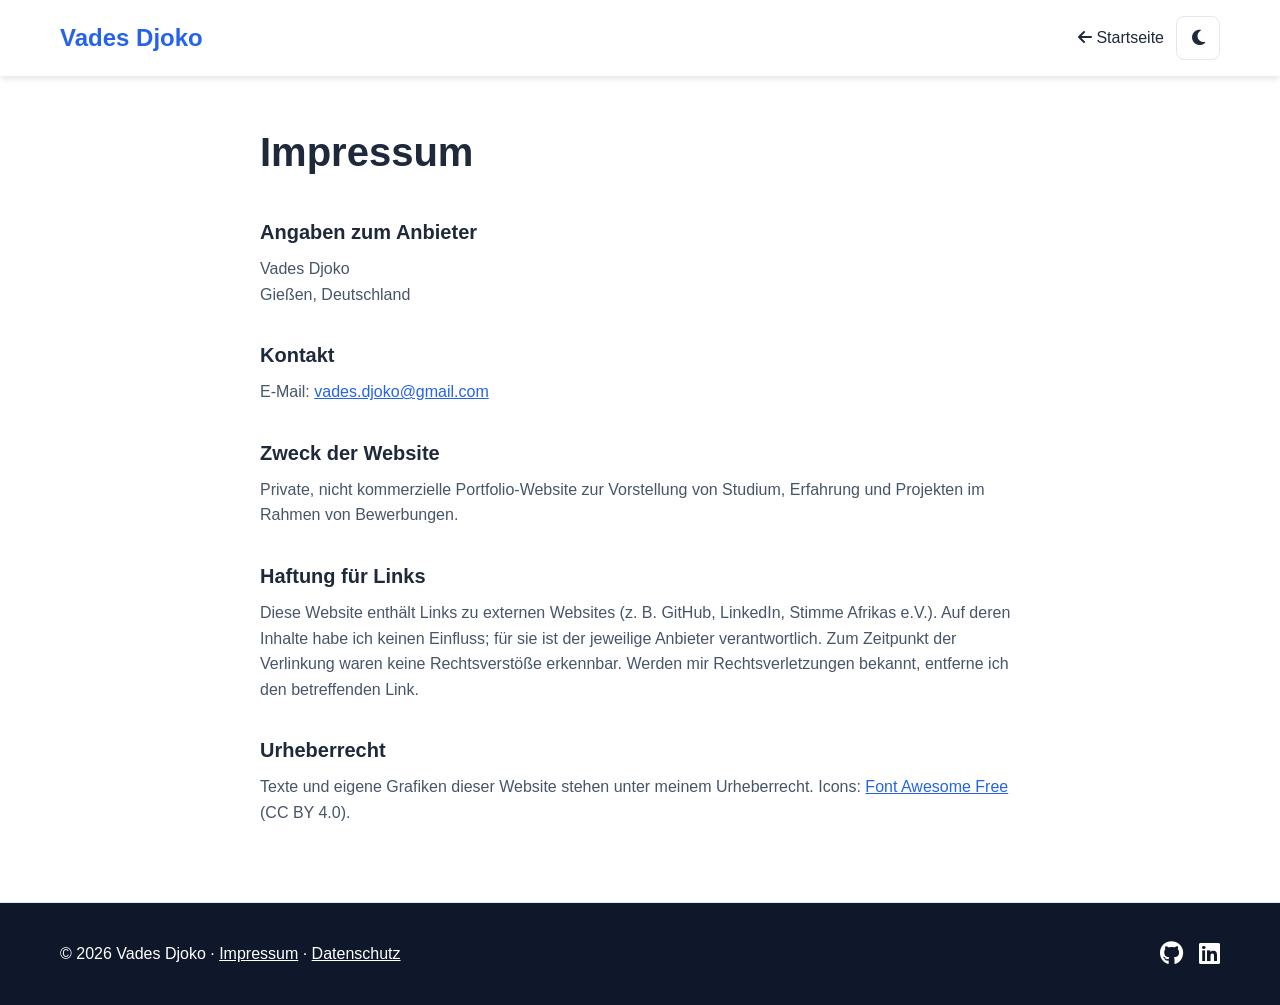
<file: impressum.html>
<!DOCTYPE html>
<html lang="de">
<head>
    <meta charset="UTF-8">
    <meta name="viewport" content="width=device-width, initial-scale=1.0">
    <title>Impressum | Vades Djoko</title>
    <meta name="description" content="Impressum der Portfolio-Website von Vades Djoko.">
    <meta name="robots" content="noindex">
    <meta name="theme-color" content="#2563eb">
    <link rel="icon" href="favicon.svg" type="image/svg+xml">
    <script>
        // Gespeichertes Design vor dem ersten Rendern setzen (kein Aufblitzen)
        try {
            const theme = localStorage.getItem('theme');
            if (theme === 'light' || theme === 'dark') document.documentElement.dataset.theme = theme;
        } catch (e) {}
    </script>
    <link rel="stylesheet" href="style.css">
    <link rel="stylesheet" href="vendor/fontawesome/css/all.min.css">
</head>
<body>
    <a class="skip-link" href="#main">Zum Inhalt springen</a>

    <nav class="navbar">
        <div class="nav-container">
            <a href="index.html" class="logo">Vades Djoko</a>
            <div class="nav-actions">
                <a href="index.html" class="back-link"><i class="fas fa-arrow-left" aria-hidden="true"></i> Startseite</a>
                <button class="theme-toggle" type="button" aria-label="Dunkles Design aktivieren">
                    <i class="fas fa-moon" aria-hidden="true"></i>
                </button>
            </div>
        </div>
    </nav>

    <main class="legal" id="main">
        <div class="container">
            <h1>Impressum</h1>

            <h2>Angaben zum Anbieter</h2>
            <p>Vades Djoko<br>Gießen, Deutschland</p>

            <h2>Kontakt</h2>
            <p>E-Mail: <a href="mailto:vades.djoko@gmail.com">vades.djoko@gmail.com</a></p>

            <h2>Zweck der Website</h2>
            <p>Private, nicht kommerzielle Portfolio-Website zur Vorstellung von Studium, Erfahrung und Projekten im Rahmen von Bewerbungen.</p>

            <h2>Haftung für Links</h2>
            <p>Diese Website enthält Links zu externen Websites (z. B. GitHub, LinkedIn, Stimme Afrikas e.V.). Auf deren Inhalte habe ich keinen Einfluss; für sie ist der jeweilige Anbieter verantwortlich. Zum Zeitpunkt der Verlinkung waren keine Rechtsverstöße erkennbar. Werden mir Rechtsverletzungen bekannt, entferne ich den betreffenden Link.</p>

            <h2>Urheberrecht</h2>
            <p>Texte und eigene Grafiken dieser Website stehen unter meinem Urheberrecht. Icons: <a href="https://fontawesome.com/license/free" target="_blank" rel="noopener">Font Awesome Free</a> (CC BY 4.0).</p>
        </div>
    </main>

    <footer>
        <div class="container">
            <p>&copy; 2026 Vades Djoko · <a href="impressum.html" aria-current="page">Impressum</a> · <a href="datenschutz.html">Datenschutz</a></p>
            <div class="social-links">
                <a href="https://github.com/Monsieur-v237" target="_blank" rel="noopener" aria-label="GitHub"><i class="fab fa-github" aria-hidden="true"></i></a>
                <a href="https://www.linkedin.com/in/vades-ngounouo-djoko-a28911255" target="_blank" rel="noopener" aria-label="LinkedIn"><i class="fab fa-linkedin" aria-hidden="true"></i></a>
            </div>
        </div>
    </footer>

    <script src="script.js"></script>
</body>
</html>
</file>
<file: style.css>
/* ===== VARIABLEN & GRUNDLAGEN ===== */
:root {
    --primary-color: #2563eb;
    --secondary-color: #1d4ed8;
    --btn-bg: #2563eb;
    --btn-bg-hover: #1d4ed8;
    --dark-bg: #0f172a;
    --bg: #f8fafc;
    --surface: #ffffff;
    --text-dark: #1e293b;
    --text-light: #475569;
    --border: #e2e8f0;
    --border-soft: #eef2f6;
    --border-strong: #cbd5e1;
    --line: #64748b;
    --line-soft: #94a3b8;
    --bar-muted: #93c5fd;
    --warn-bg: #fef3c7;
    --warn-text: #78350f;
    --white: #ffffff;
    --shadow: 0 4px 6px -1px rgba(0, 0, 0, 0.1);
    --border-radius: 8px;
    color-scheme: light;
}

/* Dunkles Design: folgt dem System, außer der Nutzer hat per Button gewählt */
@media (prefers-color-scheme: dark) {
    :root:not([data-theme="light"]) {
        --primary-color: #60a5fa;
        --secondary-color: #93c5fd;
        --dark-bg: #020617;
        --bg: #0f172a;
        --surface: #1e293b;
        --text-dark: #e2e8f0;
        --text-light: #a5b4c8;
        --border: #334155;
        --border-soft: #2b3a4f;
        --border-strong: #475569;
        --line: #94a3b8;
        --line-soft: #64748b;
        --bar-muted: #3b5a8f;
        --warn-bg: #422006;
        --warn-text: #fcd34d;
        --shadow: 0 4px 6px -1px rgba(0, 0, 0, 0.4);
        color-scheme: dark;
    }
}

:root[data-theme="dark"] {
    --primary-color: #60a5fa;
    --secondary-color: #93c5fd;
    --dark-bg: #020617;
    --bg: #0f172a;
    --surface: #1e293b;
    --text-dark: #e2e8f0;
    --text-light: #a5b4c8;
    --border: #334155;
    --border-soft: #2b3a4f;
    --border-strong: #475569;
    --line: #94a3b8;
    --line-soft: #64748b;
    --bar-muted: #3b5a8f;
    --warn-bg: #422006;
    --warn-text: #fcd34d;
    --shadow: 0 4px 6px -1px rgba(0, 0, 0, 0.4);
    color-scheme: dark;
}

* {
    margin: 0;
    padding: 0;
    box-sizing: border-box;
}

body {
    background: var(--surface);
    font-family: 'Segoe UI', Tahoma, Geneva, Verdana, sans-serif;
    line-height: 1.6;
    color: var(--text-dark);
}

.container {
    max-width: 1200px;
    margin: 0 auto;
    padding: 0 20px;
}

.section-title {
    font-size: 2.5rem;
    text-align: center;
    margin-bottom: 3rem;
    position: relative;
    color: var(--text-dark);
}

.section-title::after {
    content: '';
    position: absolute;
    bottom: -10px;
    left: 50%;
    transform: translateX(-50%);
    width: 80px;
    height: 4px;
    background: var(--btn-bg);
    border-radius: 2px;
}

/* ===== NAVIGATION ===== */
.navbar {
    background: var(--surface);
    box-shadow: var(--shadow);
    position: fixed;
    top: 0;
    width: 100%;
    z-index: 1000;
}

.nav-container {
    max-width: 1200px;
    margin: 0 auto;
    padding: 1rem 20px;
    display: flex;
    justify-content: space-between;
    align-items: center;
}

.logo {
    font-size: 1.5rem;
    font-weight: bold;
    color: var(--primary-color);
    text-decoration: none;
}

.nav-menu {
    display: flex;
    list-style: none;
    gap: 2rem;
    margin-left: auto;
}

.nav-actions {
    display: flex;
    align-items: center;
    gap: 0.75rem;
    margin-left: 1.5rem;
}

.theme-toggle {
    display: inline-flex;
    align-items: center;
    justify-content: center;
    background: none;
    border: 1px solid var(--border);
    border-radius: var(--border-radius);
    color: var(--text-dark);
    font-size: 1.1rem;
    width: 44px;
    height: 44px;
    cursor: pointer;
}

.theme-toggle:hover {
    color: var(--primary-color);
    border-color: var(--primary-color);
}

.nav-menu a {
    text-decoration: none;
    color: var(--text-dark);
    font-weight: 500;
    transition: color 0.3s;
}

.nav-menu a:hover {
    color: var(--primary-color);
}

.nav-toggle {
    display: none;
    background: none;
    border: 1px solid var(--border);
    border-radius: var(--border-radius);
    color: var(--text-dark);
    font-size: 1.3rem;
    width: 44px;
    height: 44px;
    cursor: pointer;
}

/* ===== HERO SECTION ===== */
.hero {
    min-height: 100vh;
    display: flex;
    align-items: center;
    background: linear-gradient(135deg, var(--bg) 0%, var(--surface) 100%);
    padding-top: 80px;
}

.hero-container {
    max-width: 1200px;
    margin: 0 auto;
    padding: 0 20px;
    display: grid;
    grid-template-columns: 1fr 1fr;
    gap: 4rem;
    align-items: center;
}

.hero-text h1 {
    font-size: 3rem;
    margin-bottom: 1rem;
    color: var(--text-dark);
}

.highlight {
    color: var(--primary-color);
    position: relative;
}

.highlight::after {
    content: '';
    position: absolute;
    bottom: -5px;
    left: 0;
    width: 100%;
    height: 3px;
    background: var(--btn-bg);
    opacity: 0.3;
}

.hero-text h2 {
    font-size: 1.5rem;
    color: var(--text-light);
    margin-bottom: 1rem;
    font-weight: 400;
}

.hero-text p {
    font-size: 1.1rem;
    color: var(--text-light);
    margin-bottom: 2rem;
}

.hero-buttons {
    display: flex;
    gap: 1rem;
}

.btn {
    display: inline-block;
    padding: 0.8rem 2rem;
    text-decoration: none;
    border-radius: var(--border-radius);
    font-weight: 500;
    transition: all 0.3s;
    cursor: pointer;
    border: none;
    font-size: 1rem;
}

.btn.primary {
    background: var(--btn-bg);
    color: var(--white);
}

.btn.primary:hover {
    background: var(--btn-bg-hover);
    transform: translateY(-2px);
}

.btn.secondary {
    background: transparent;
    color: var(--primary-color);
    border: 2px solid var(--primary-color);
}

.btn.secondary:hover {
    background: var(--btn-bg);
    color: var(--white);
    transform: translateY(-2px);
}

.hero-text .hero-lead {
    font-size: 1.2rem;
    color: var(--text-dark);
    margin-bottom: 2rem;
}

.hero-buttons {
    flex-wrap: wrap;
}

.btn[hidden] {
    display: none;
}

.hero-github {
    display: inline-flex;
    align-items: center;
    gap: 0.5rem;
    margin-top: 1.5rem;
    color: var(--text-light);
    text-decoration: none;
    font-weight: 500;
}

.hero-github:hover {
    color: var(--primary-color);
}

.glance {
    background: var(--surface);
    border: 1px solid var(--border);
    border-top: 4px solid var(--primary-color);
    border-radius: 12px;
    padding: 2rem;
    box-shadow: 0 4px 15px rgba(0, 0, 0, 0.08);
}

.glance h2 {
    font-size: 1.3rem;
    margin-bottom: 1.25rem;
    color: var(--text-dark);
}

.glance dl > div {
    padding: 0.75rem 0;
    border-bottom: 1px solid var(--border-soft);
}

.glance dl > div:last-child {
    border-bottom: none;
}

.glance dt {
    font-size: 0.8rem;
    font-weight: 600;
    text-transform: uppercase;
    letter-spacing: 0.05em;
    color: var(--primary-color);
}

.glance dd {
    color: var(--text-dark);
}

/* ===== ABOUT SECTION ===== */
.about {
    padding: 5rem 0;
    background: var(--surface);
}

.about-text {
    max-width: 800px;
    margin: 0 auto;
}

.about-text p {
    margin-bottom: 1.5rem;
    color: var(--text-light);
    font-size: 1.1rem;
}

.about-text a {
    color: var(--primary-color);
}

/* ===== STUDIUM & ERFAHRUNG ===== */
.experience {
    padding: 5rem 0;
    background: var(--bg);
}

.timeline {
    display: grid;
    grid-template-columns: repeat(3, 1fr);
    gap: 2rem;
}

.timeline-item {
    background: var(--surface);
    border: 1px solid var(--border);
    border-radius: 12px;
    padding: 2rem;
    box-shadow: 0 4px 15px rgba(0, 0, 0, 0.08);
}

.timeline-date {
    display: inline-block;
    font-size: 0.85rem;
    font-weight: 600;
    color: var(--secondary-color);
    background: rgba(37, 99, 235, 0.1);
    padding: 0.2rem 0.75rem;
    border-radius: 20px;
    margin-bottom: 0.75rem;
}

.timeline-item h3 {
    font-size: 1.25rem;
    color: var(--text-dark);
    line-height: 1.3;
}

.timeline-org {
    color: var(--text-light);
    margin-bottom: 1rem;
}

.timeline-item ul {
    padding-left: 1.2rem;
    color: var(--text-light);
}

.timeline-item li {
    margin-bottom: 0.4rem;
}

/* ===== SKILLS SECTION ===== */
.skills {
    padding: 80px 0;
    background-color: var(--bg);
    width: 100%;
    overflow: hidden;
}

.skills .container {
    max-width: 1200px;
    margin: 0 auto;
    padding: 0 20px;
    width: 100%;
    box-sizing: border-box;
}

.skills-grid {
    display: grid;
    grid-template-columns: repeat(3, 1fr);
    gap: 25px;
    width: 100%;
    margin: 0 auto;
}

.skill-category {
    background: var(--surface);
    border-radius: 12px;
    padding: 25px 20px;
    box-shadow: 0 5px 20px rgba(0,0,0,0.05);
    width: 100%;
    box-sizing: border-box;
    word-wrap: break-word;
}

.skill-category h3 {
    font-size: 1.2rem;
    margin-bottom: 20px;
    color: var(--text-dark);
    display: flex;
    align-items: center;
    gap: 10px;
    white-space: nowrap;
    overflow: hidden;
    text-overflow: ellipsis;
}

.skill-category h3 i {
    color: var(--primary-color);
    font-size: 1.3rem;
    flex-shrink: 0;
}

.skill-list {
    list-style: none;
    padding: 0;
    margin: 0;
    width: 100%;
}

.skill-list li {
    display: flex;
    justify-content: space-between;
    align-items: center;
    padding: 10px 0;
    border-bottom: 1px solid var(--border-soft);
    width: 100%;
    gap: 10px;
}

.skill-list li:last-child {
    border-bottom: none;
}

.skill-name {
    font-weight: 500;
    color: var(--text-dark);
    font-size: 0.95rem;
    white-space: nowrap;
    overflow: hidden;
    text-overflow: ellipsis;
    flex: 1;
    min-width: 0; /* Wichtig für Text-Overflow */
}

.skill-level {
    font-size: 0.85rem;
    padding: 4px 10px;
    border-radius: 20px;
    font-weight: 500;
    white-space: nowrap;
    flex-shrink: 0;
    text-align: center;
    min-width: 90px; /* Feste Breite für alle Level-Badges */
}

.skill-level.excellent {
    background: #28a745;
    color: white;
}

.skill-level.good {
    background: var(--btn-bg);
    color: white;
}

.skill-level.basic {
    background: #ffc107;
    color: #333;
}

/* Responsive Design */
@media screen and (max-width: 1024px) {
    .skills-grid {
        grid-template-columns: repeat(2, 1fr);
        gap: 20px;
    }
}

@media screen and (max-width: 768px) {
    .skills {
        padding: 60px 0;
    }
    
    .skills-grid {
        grid-template-columns: 1fr;
        gap: 15px;
    }
    
    .skill-category {
        padding: 20px 15px;
    }
    
    .skill-level {
        min-width: 80px;
        font-size: 0.8rem;
        padding: 3px 8px;
    }
}

@media screen and (max-width: 480px) {
    .skill-list li {
        flex-wrap: wrap;
        gap: 5px;
    }
    
    .skill-name {
        white-space: normal;
        overflow: visible;
        text-overflow: clip;
        flex: 0 0 100%;
    }
    
    .skill-level {
        margin-left: 0;
        min-width: 100px;
    }
}

/* Zusätzliche Sicherheit gegen Überlauf */
* {
    max-width: 100%;
    box-sizing: border-box;
}

img, iframe, video, table, .project-card, .skill-category {
    max-width: 100%;
    height: auto;
}

.container {
    width: 100%;
    overflow-x: hidden;
}

body {
    overflow-x: hidden;
    width: 100%;
}

/* ===== PROJECTS SECTION ===== */
.projects {
    padding: 5rem 0;
    background: var(--bg);
    min-height: auto;
}

.projects-grid {
    display: grid;
    grid-template-columns: repeat(2, 1fr);
    gap: 2rem;
    margin-bottom: 3rem;
}

.project-card {
    background: var(--surface);
    border-radius: 12px;
    padding: 2rem;
    box-shadow: 0 4px 15px rgba(0, 0, 0, 0.08);
    transition: all 0.3s ease;
    border: 1px solid var(--border);
    display: flex;
    flex-direction: column;
    height: 100%;
    position: relative;
    overflow: hidden;
}

.project-card::before {
    content: '';
    position: absolute;
    top: 0;
    left: 0;
    right: 0;
    height: 4px;
    background: linear-gradient(90deg, var(--primary-color), var(--secondary-color));
    transform: scaleX(0);
    transform-origin: left;
    transition: transform 0.3s ease;
}

.project-card:hover {
    transform: translateY(-8px);
    box-shadow: 0 12px 30px rgba(37, 99, 235, 0.15);
    border-color: var(--primary-color);
}

.project-card:hover::before {
    transform: scaleX(1);
}

.project-card.project-wide {
    grid-column: 1 / -1;
    display: grid;
    grid-template-columns: 1fr 1.2fr;
    gap: 2rem;
    align-items: center;
}

.project-body {
    display: flex;
    flex-direction: column;
    min-width: 0;
}

.project-facts {
    margin-bottom: 1.5rem;
    flex-grow: 1;
}

.project-facts > div {
    margin-bottom: 0.9rem;
}

.project-facts dt {
    font-size: 0.8rem;
    font-weight: 600;
    text-transform: uppercase;
    letter-spacing: 0.05em;
    color: var(--primary-color);
}

.project-facts dd {
    color: var(--text-light);
    font-size: 0.95rem;
}

.project-figure {
    margin: 0;
    min-width: 0;
}

.project-figure svg {
    width: 100%;
    height: auto;
    display: block;
}

.project-figure figcaption {
    font-size: 0.85rem;
    color: var(--text-light);
    margin-top: 0.75rem;
}

/* Architekturskizze */
.arch-docker { fill: var(--bg); stroke: var(--line-soft); stroke-width: 1.5; stroke-dasharray: 6 4; }
.arch-client { fill: var(--surface); stroke: var(--line-soft); stroke-width: 1.5; }
.arch-box { fill: var(--surface); stroke: var(--primary-color); stroke-width: 1.5; }
.arch-own { fill: rgba(37, 99, 235, 0.12); stroke: var(--primary-color); stroke-width: 2.5; }
.arch-label { font-size: 14px; font-weight: 600; fill: var(--text-dark); text-anchor: middle; }
.arch-sub { font-size: 12px; fill: var(--text-light); text-anchor: middle; }
.arch-caption { font-size: 12px; fill: var(--text-light); }
.arch-edge { font-size: 11px; font-weight: 600; fill: var(--text-light); text-anchor: middle; }
.arch-edge-left { text-anchor: start; }
.arch-line { stroke: var(--line); stroke-width: 1.5; fill: none; }
.arch-mqtt { stroke-dasharray: 4 3; }
.arch-arrowhead { fill: var(--line); }

.project-icon {
    font-size: 3rem;
    color: var(--primary-color);
    margin-bottom: 1.5rem;
    display: flex;
    align-items: center;
    justify-content: center;
    width: 70px;
    height: 70px;
    background: linear-gradient(135deg, rgba(37, 99, 235, 0.1), rgba(59, 130, 246, 0.1));
    border-radius: 12px;
}

.project-card h3 {
    font-size: 1.5rem;
    margin-bottom: 0.8rem;
    color: var(--text-dark);
    line-height: 1.3;
}

.project-subtitle {
    font-size: 0.95rem;
    color: var(--primary-color);
    font-weight: 500;
    margin-bottom: 1rem;
    font-style: italic;
}

.project-description {
    color: var(--text-light);
    font-size: 0.95rem;
    line-height: 1.6;
    margin-bottom: 1.5rem;
    flex-grow: 1;
}

.project-description p {
    margin-bottom: 1rem;
}

.project-tech {
    display: flex;
    flex-wrap: wrap;
    gap: 0.8rem;
    margin-bottom: 1.5rem;
}

.tech-tag {
    display: inline-block;
    background: linear-gradient(135deg, rgba(37, 99, 235, 0.1), rgba(59, 130, 246, 0.1));
    color: var(--primary-color);
    padding: 0.4rem 0.9rem;
    border-radius: 20px;
    font-size: 0.8rem;
    font-weight: 500;
    border: 1px solid rgba(37, 99, 235, 0.2);
    transition: all 0.3s ease;
}

.project-card:hover .tech-tag {
    background: var(--btn-bg);
    color: var(--white);
    border-color: var(--primary-color);
}

.project-links {
    display: flex;
    gap: 1rem;
    margin-top: auto;
    padding-top: 1.5rem;
    border-top: 1px solid var(--border);
}

.project-link {
    display: inline-flex;
    align-items: center;
    gap: 0.5rem;
    padding: 0.6rem 1.2rem;
    background: var(--btn-bg);
    color: var(--white);
    text-decoration: none;
    border-radius: 6px;
    font-size: 0.9rem;
    font-weight: 500;
    transition: all 0.3s ease;
    flex: 1;
    justify-content: center;
}

.project-link:hover {
    background: var(--btn-bg-hover);
    transform: translateY(-2px);
    box-shadow: 0 4px 12px rgba(37, 99, 235, 0.3);
}

.project-link i {
    font-size: 1rem;
}

.github-profile-link {
    text-align: center;
    padding: 2rem;
    background: var(--surface);
    border-radius: 12px;
    box-shadow: 0 4px 15px rgba(0, 0, 0, 0.08);
}

.github-profile-link p {
    color: var(--text-light);
    font-size: 1.05rem;
    margin: 0;
}

.github-profile-link a {
    color: var(--primary-color);
    text-decoration: none;
    font-weight: 600;
    transition: color 0.3s ease;
}

.github-profile-link a:hover {
    color: var(--secondary-color);
    text-decoration: underline;
}

.github-profile-link i {
    margin-right: 0.5rem;
    color: var(--primary-color);
}

/* ===== MODULES SECTION ===== */
.modules {
    padding: 5rem 0;
    background: var(--surface);
}

.modules-grid {
    display: grid;
    grid-template-columns: repeat(auto-fit, minmax(200px, 1fr));
    gap: 1.5rem;
    margin-bottom: 2rem;
}

.module-card {
    background: var(--bg);
    padding: 1.5rem;
    border-radius: var(--border-radius);
    text-align: center;
    box-shadow: var(--shadow);
    transition: transform 0.3s;
}

.module-card:hover {
    transform: translateY(-5px);
}

.module-card.highlight {
    background: linear-gradient(135deg, var(--primary-color), var(--secondary-color));
    color: var(--white);
}

.module-card.highlight .module-grade {
    color: rgba(255,255,255,0.9);
}

.module-name {
    font-size: 1.1rem;
    font-weight: 600;
    margin-bottom: 0.5rem;
}

.module-grade {
    font-size: 1.5rem;
    font-weight: bold;
    color: var(--primary-color);
}

.module-desc {
    font-size: 0.9rem;
    color: var(--text-light);
    margin-top: 0.5rem;
}

.module-card.highlight .module-desc {
    color: rgba(255,255,255,0.8);
}

.module-note {
    text-align: center;
    color: var(--text-light);
    background: var(--bg);
    padding: 1rem;
    border-radius: var(--border-radius);
}

.module-note i {
    color: var(--primary-color);
    margin-right: 0.5rem;
}

/* ===== CONTACT SECTION ===== */
.contact {
    padding: 5rem 0;
    background: linear-gradient(135deg, var(--bg) 0%, var(--surface) 100%);
}

.contact-content {
    display: grid;
    grid-template-columns: 1fr 1fr;
    gap: 3rem;
}

.contact-info h3 {
    font-size: 1.5rem;
    margin-bottom: 1rem;
    color: var(--text-dark);
}

.contact-info p {
    color: var(--text-light);
    margin-bottom: 2rem;
}

.contact-details {
    background: var(--surface);
    padding: 2rem;
    border-radius: var(--border-radius);
    box-shadow: var(--shadow);
}

.contact-item {
    display: flex;
    align-items: center;
    gap: 1rem;
    margin-bottom: 1rem;
    color: var(--text-light);
}

.contact-item i {
    color: var(--primary-color);
    font-size: 1.2rem;
    width: 25px;
}

.contact-cta {
    background: var(--surface);
    padding: 2rem;
    border-radius: var(--border-radius);
    box-shadow: var(--shadow);
    display: flex;
    flex-direction: column;
    justify-content: center;
    gap: 1rem;
}

.contact-cta h3 {
    font-size: 1.5rem;
    color: var(--text-dark);
}

.contact-cta p {
    color: var(--text-light);
}

.contact-cta .btn {
    text-align: center;
}

/* ===== FOOTER ===== */
footer {
    background: var(--dark-bg);
    color: var(--white);
    padding: 2rem 0;
    text-align: center;
}

footer .container {
    display: flex;
    justify-content: space-between;
    align-items: center;
}

.social-links {
    display: flex;
    gap: 1rem;
}

.social-links a {
    color: var(--white);
    font-size: 1.5rem;
    transition: color 0.3s;
}

.social-links a:hover {
    color: var(--primary-color);
}

/* ===== RESPONSIVE DESIGN ===== */
@media (max-width: 768px) {
    .nav-toggle {
        display: inline-flex;
        align-items: center;
        justify-content: center;
    }

    .nav-menu {
        display: none;
        position: absolute;
        top: 100%;
        left: 0;
        right: 0;
        flex-direction: column;
        gap: 0;
        background: var(--surface);
        box-shadow: var(--shadow);
        padding: 0.5rem 20px 1rem;
    }

    .nav-menu.open {
        display: flex;
    }

    .nav-menu a {
        display: block;
        padding: 0.75rem 0;
    }

    .hero-container,
    .about-content,
    .contact-content {
        grid-template-columns: 1fr;
        text-align: center;
    }

    .hero-text h1 {
        font-size: 2.5rem;
    }

    .hero {
        min-height: auto;
        padding: 110px 0 4rem;
    }

    .hero-container {
        gap: 2.5rem;
    }

    .hero-buttons {
        justify-content: center;
    }

    .glance {
        text-align: left;
    }

    .timeline {
        grid-template-columns: 1fr;
    }

    .skills-grid {
        grid-template-columns: 1fr;
    }

    .modules-grid {
        grid-template-columns: 1fr;
    }

    .projects-grid {
        grid-template-columns: 1fr;
    }

    .project-card.project-wide {
        grid-template-columns: 1fr;
    }

    .project-card {
        padding: 1.5rem;
    }

    .project-figure .figure-scroll {
        overflow-x: auto;
    }

    .project-figure svg {
        min-width: 520px;
    }

    footer .container {
        flex-direction: column;
        gap: 1rem;
    }
}

@media (max-width: 1024px) and (min-width: 769px) {
    .timeline {
        grid-template-columns: 1fr 1fr;
    }

    .project-card.project-wide {
        grid-template-columns: 1fr;
    }
}

/* ===== AKTUELL AM LERNEN ===== */
.skill-category.learning {
    border: 2px dashed rgba(37, 99, 235, 0.35);
    box-shadow: none;
    background: var(--bg);
}

.learning-list {
    list-style: none;
}

.learning-list li {
    padding: 10px 0;
    border-bottom: 1px solid var(--border);
    color: var(--text-light);
    font-size: 0.9rem;
}

.learning-list li:last-child {
    border-bottom: none;
}

.learning-list strong {
    display: block;
    color: var(--text-dark);
    font-size: 0.95rem;
}

/* ===== CASE STUDY (air-cargo.html) ===== */
.back-link {
    color: var(--text-dark);
    text-decoration: none;
    font-weight: 500;
}

.back-link:hover {
    color: var(--primary-color);
}

.case-header {
    padding: 120px 0 3rem;
    background: linear-gradient(135deg, var(--bg) 0%, var(--surface) 100%);
}

.case-header h1 {
    font-size: 2.75rem;
    line-height: 1.2;
    margin-bottom: 1rem;
}

.case-badge {
    display: inline-flex;
    align-items: center;
    gap: 0.5rem;
    background: var(--warn-bg);
    color: var(--warn-text);
    border: 1px solid #f59e0b;
    padding: 0.3rem 0.9rem;
    border-radius: 20px;
    font-size: 0.9rem;
    font-weight: 600;
    margin-bottom: 1.25rem;
}

.case-lead {
    font-size: 1.25rem;
    color: var(--text-dark);
    max-width: 760px;
    margin-bottom: 1.5rem;
}

.case-notice {
    max-width: 760px;
    background: var(--surface);
    border-left: 4px solid #f59e0b;
    padding: 1rem 1.25rem;
    border-radius: var(--border-radius);
    box-shadow: var(--shadow);
    color: var(--text-dark);
}

.case-section {
    padding: 4rem 0;
    background: var(--surface);
}

.case-section.alt {
    background: var(--bg);
}

.case-section h2 {
    font-size: 2rem;
    margin-bottom: 1.5rem;
    color: var(--text-dark);
}

.case-text {
    color: var(--text-light);
    font-size: 1.05rem;
    max-width: 760px;
    margin-bottom: 1.5rem;
}

.steps {
    list-style: none;
    counter-reset: step;
    display: grid;
    grid-template-columns: repeat(3, 1fr);
    gap: 1.5rem;
}

.steps li {
    counter-increment: step;
    background: var(--bg);
    border: 1px solid var(--border);
    border-radius: 12px;
    padding: 1.5rem;
    color: var(--text-light);
}

.steps h3::before {
    content: counter(step) ". ";
    color: var(--primary-color);
}

.steps h3 {
    color: var(--text-dark);
    margin-bottom: 0.5rem;
}

.steps p {
    margin-bottom: 0.75rem;
}

.step-tech {
    font-size: 0.85rem;
    font-weight: 600;
    color: var(--primary-color);
}

.result {
    background: var(--surface);
    border: 1px solid var(--border);
    border-radius: 12px;
    padding: 2rem;
    margin-bottom: 1.5rem;
    box-shadow: 0 4px 15px rgba(0, 0, 0, 0.05);
}

.result h3 {
    font-size: 1.3rem;
    color: var(--text-dark);
    margin-bottom: 0.75rem;
}

.result-note {
    font-size: 0.95rem;
    color: var(--text-light);
    max-width: 760px;
    margin-top: 1rem;
}

.bar-chart {
    margin: 0;
    max-width: 560px;
}

.bar-chart figcaption {
    font-size: 0.9rem;
    font-weight: 600;
    color: var(--text-dark);
    margin-bottom: 0.75rem;
}

.bar-row {
    display: grid;
    grid-template-columns: 4rem 1fr 3rem;
    align-items: center;
    gap: 0.75rem;
    padding: 0.35rem 0;
}

.bar-row:hover .bar-fill {
    filter: brightness(0.9);
}

.bar-label {
    color: var(--text-dark);
    font-weight: 500;
}

.bar-track {
    display: block;
    height: 22px;
    border-left: 1px solid var(--border-strong);
}

.bar-fill {
    display: block;
    height: 100%;
    background: var(--bar-muted);
    border-radius: 0 4px 4px 0;
}

.bar-fill.emphasis {
    background: var(--btn-bg);
}

.bar-value {
    font-variant-numeric: tabular-nums;
    color: var(--text-dark);
    font-weight: 600;
    text-align: right;
}

.stat-tiles {
    display: grid;
    grid-template-columns: repeat(3, 1fr);
    gap: 1rem;
}

.stat {
    background: var(--bg);
    border-radius: var(--border-radius);
    padding: 1.25rem;
}

.stat-value {
    display: block;
    font-size: 2rem;
    font-weight: 700;
    color: var(--text-dark);
    font-variant-numeric: tabular-nums;
}

.stat-value small {
    font-size: 1rem;
    font-weight: 500;
    color: var(--text-light);
}

.stat-label {
    color: var(--text-light);
    font-size: 0.9rem;
}

.case-list,
.code-links {
    color: var(--text-light);
    padding-left: 1.2rem;
    max-width: 760px;
    margin-bottom: 1.5rem;
}

.case-list li,
.code-links li {
    margin-bottom: 0.6rem;
}

.code-links a {
    font-family: Consolas, 'Courier New', monospace;
    color: var(--primary-color);
    font-weight: 600;
    margin-right: 0.4rem;
}

@media (max-width: 768px) {
    .back-link {
        font-size: 0.9rem;
    }

    .case-header {
        padding-top: 100px;
    }

    .case-header h1 {
        font-size: 2rem;
    }

    .steps,
    .stat-tiles {
        grid-template-columns: 1fr;
    }

    .result {
        padding: 1.5rem;
    }
}

.project-badge {
    align-self: flex-start;
    background: var(--warn-bg);
    color: var(--warn-text);
    border: 1px solid #f59e0b;
    padding: 0.2rem 0.75rem;
    border-radius: 20px;
    font-size: 0.8rem;
    font-weight: 600;
    margin-bottom: 1rem;
}

.learning-list a {
    color: var(--primary-color);
}

/* ===== BARRIEREFREIHEIT ===== */
.skip-link {
    position: absolute;
    left: 1rem;
    top: -100px;
    z-index: 2000;
    background: var(--btn-bg);
    color: var(--white);
    padding: 0.75rem 1.25rem;
    border-radius: var(--border-radius);
    text-decoration: none;
    font-weight: 600;
}

.skip-link:focus {
    top: 1rem;
}

a:focus-visible,
button:focus-visible,
.figure-scroll:focus-visible {
    outline: 3px solid #f59e0b;
    outline-offset: 3px;
}

section[id] {
    scroll-margin-top: 80px;
}

html {
    scroll-behavior: smooth;
}

@media (prefers-reduced-motion: reduce) {
    html {
        scroll-behavior: auto;
    }

    *,
    *::before,
    *::after {
        transition: none !important;
        animation: none !important;
    }

    .project-card:hover,
    .btn:hover,
    .project-link:hover {
        transform: none;
    }
}

.module-list {
    padding-left: 1.1rem;
    margin-top: 0.4rem;
    list-style: circle;
}

@media (min-width: 769px) {
    .timeline {
        grid-template-columns: 1.4fr 1fr;
    }

    .timeline-main {
        grid-column: 1;
        grid-row: 1 / span 2;
    }
}

.timeline-org a {
    color: var(--primary-color);
}

.timeline-desc {
    color: var(--text-light);
    font-size: 0.95rem;
    margin-bottom: 1rem;
}

@media (max-width: 768px) {
    .nav-actions {
        margin-left: auto;
    }
}

/* Dunkles Design: Footer vom Seitenhintergrund absetzen */
footer {
    border-top: 1px solid var(--border);
}

/* ===== IMPRESSUM & DATENSCHUTZ ===== */
.legal {
    padding: 120px 0 4rem;
    background: var(--surface);
}

.legal .container {
    max-width: 800px;
}

.legal h1 {
    font-size: 2.5rem;
    color: var(--text-dark);
    margin-bottom: 1.5rem;
}

.legal h2 {
    font-size: 1.25rem;
    color: var(--text-dark);
    margin: 2rem 0 0.5rem;
}

.legal p {
    color: var(--text-light);
    margin-bottom: 0.75rem;
}

.legal a {
    color: var(--primary-color);
}

.legal-date {
    font-size: 0.9rem;
}

footer p a {
    color: inherit;
}

footer p a:hover {
    color: #93c5fd;
}

/* ===== PROJEKTBILDER & TEAM-BADGE ===== */
.project-badge.project-badge-team {
    background: rgba(37, 99, 235, 0.1);
    color: var(--secondary-color);
    border-color: rgba(37, 99, 235, 0.35);
}

.project-image {
    margin: 0 0 1.25rem;
}

/* Diagramme haben einen weißen Hintergrund, daher auch im dunklen Design hell rahmen */
.project-image img {
    display: block;
    width: 100%;
    height: auto;
    max-height: 340px;
    object-fit: contain;
    background: #ffffff;
    border: 1px solid var(--border);
    border-radius: var(--border-radius);
    padding: 0.5rem;
}

.project-image figcaption {
    font-size: 0.85rem;
    color: var(--text-light);
    margin-top: 0.5rem;
}
</file>
